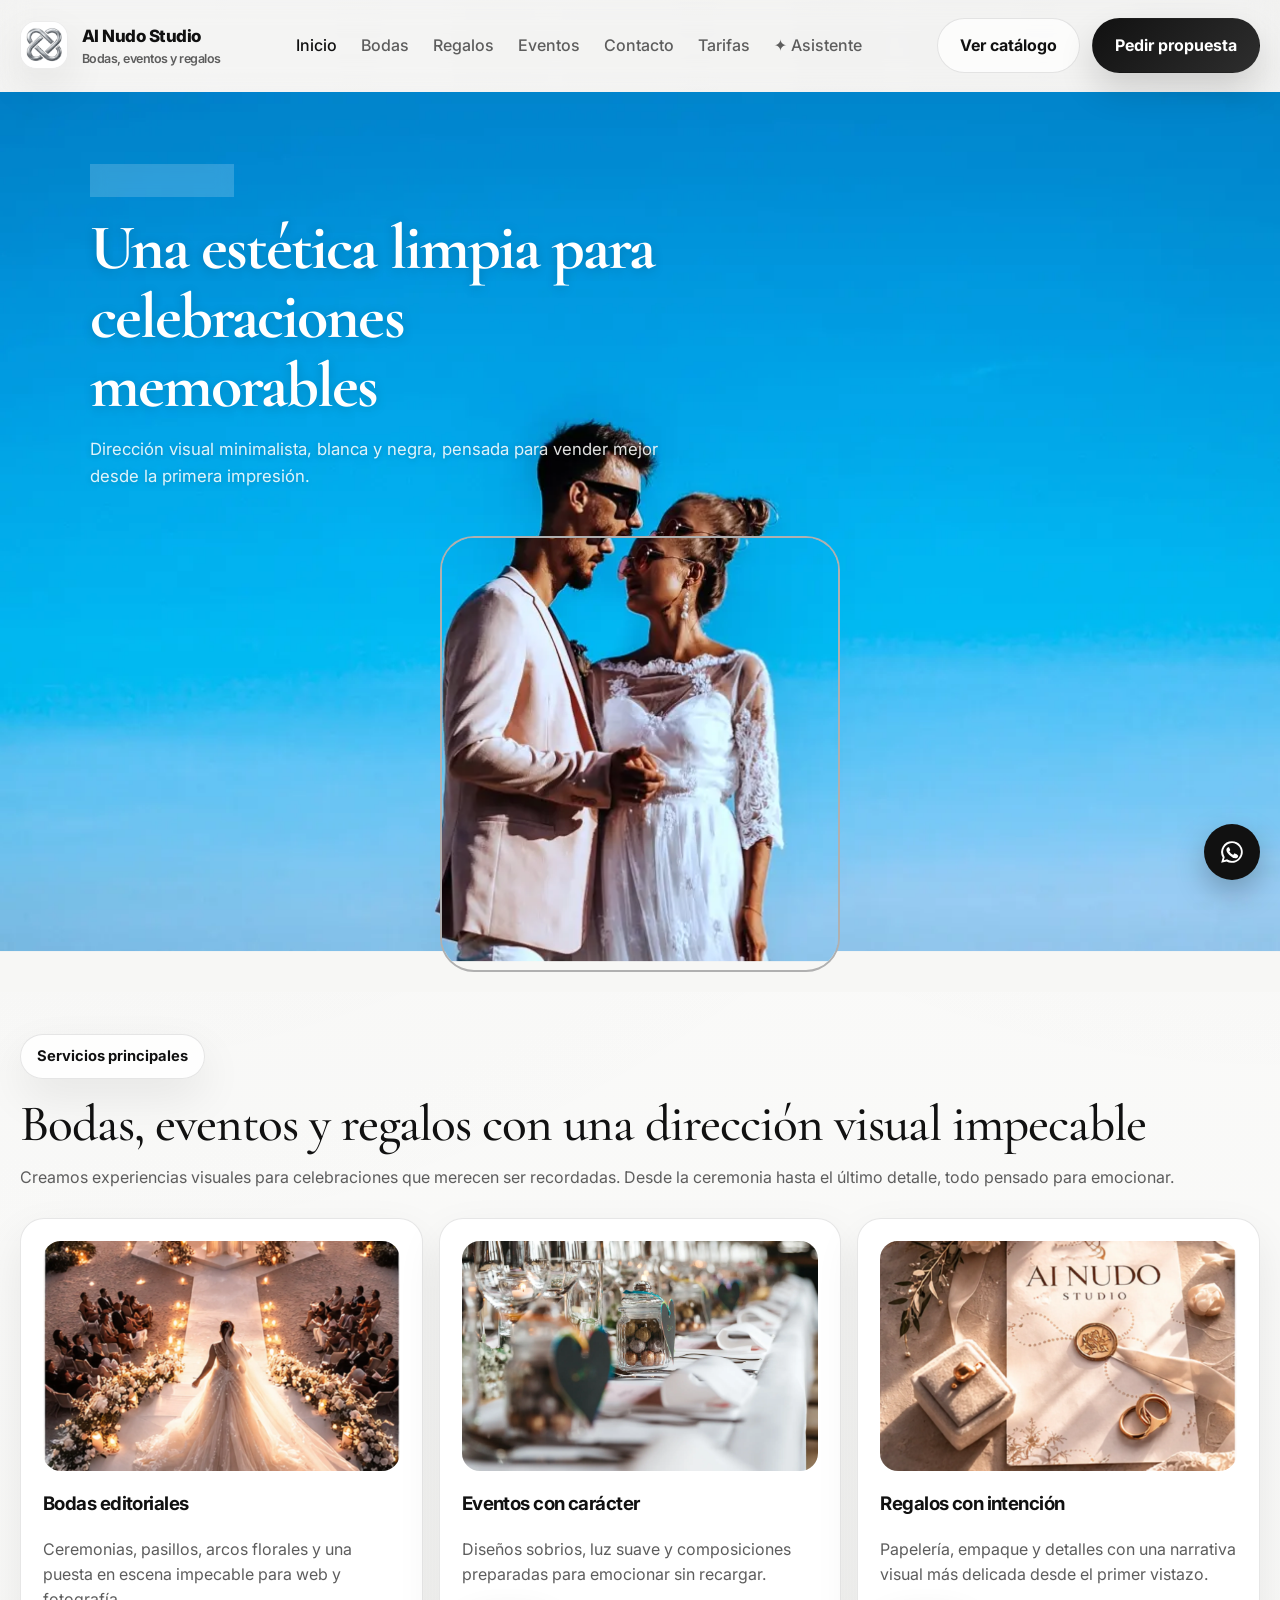
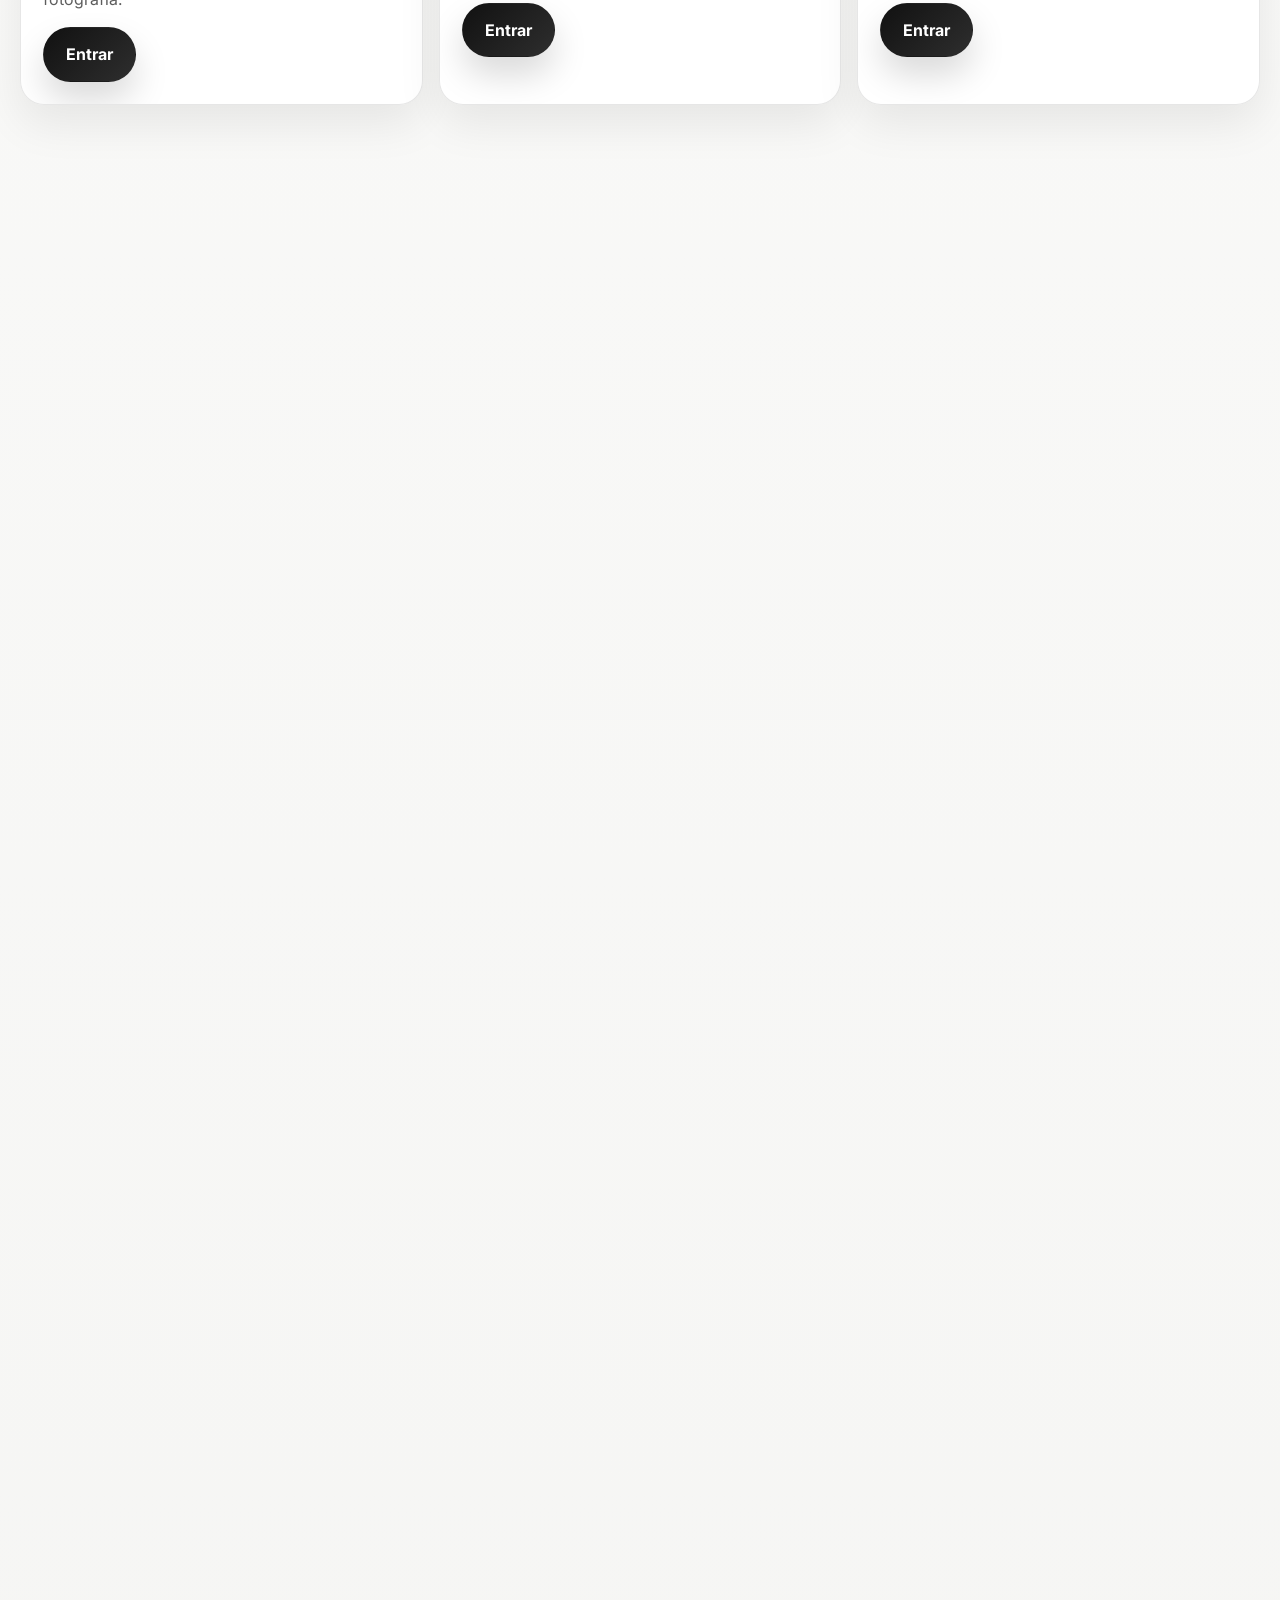
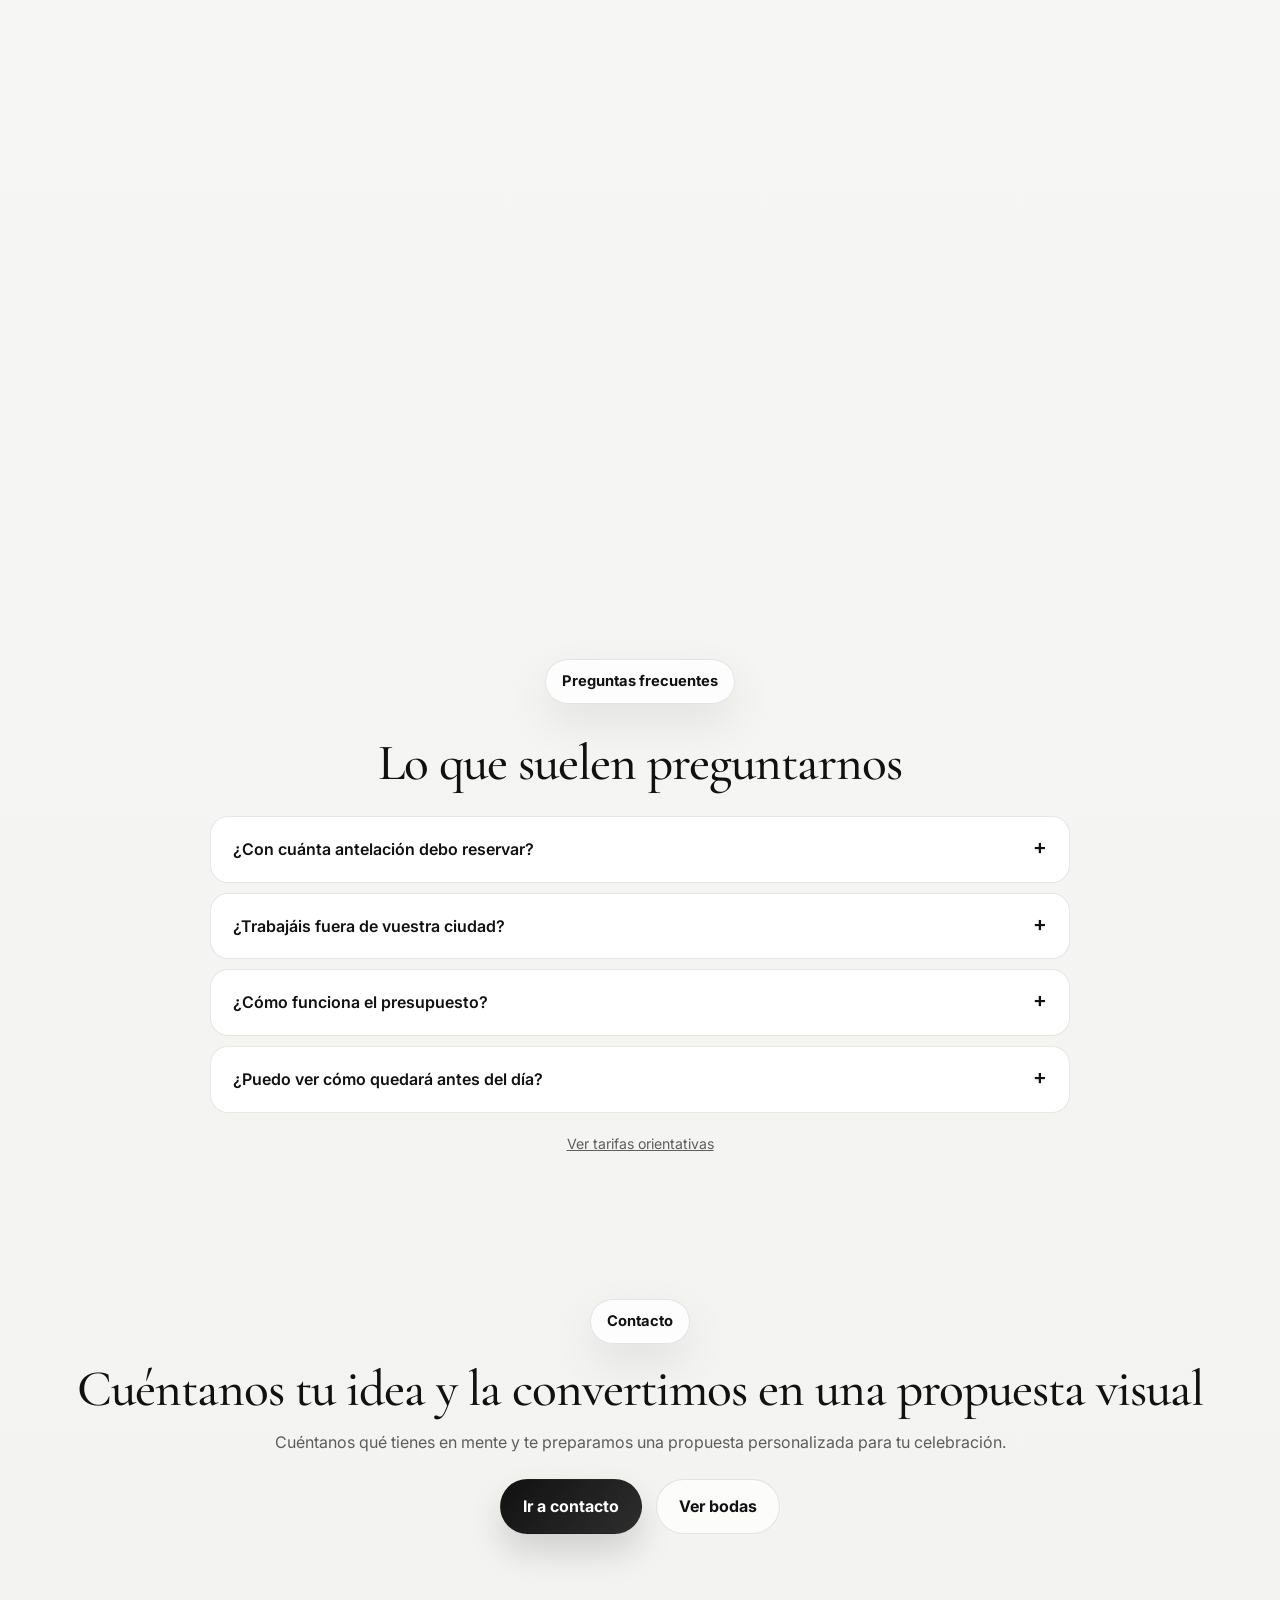
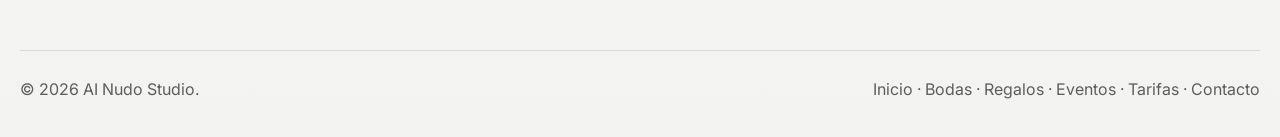
<file: index.html>
<!DOCTYPE html>
<html lang="es">
<head>
  <meta charset="UTF-8" />
  <meta name="viewport" content="width=device-width, initial-scale=1.0" />
  <meta name="description" content="AI Nudo Studio — Decoración y dirección visual para bodas, eventos y regalos. Estética editorial, limpia y premium." />
  <title>AI Nudo Studio | Inicio</title>
  <link rel="canonical" href="https://nudostudio.blog/">
  <meta property="og:type" content="website">
  <meta property="og:site_name" content="AI Nudo Studio">
  <meta property="og:title" content="AI Nudo Studio | Inicio">
  <meta property="og:description" content="AI Nudo Studio — Decoración y dirección visual para bodas, eventos y regalos. Estética editorial, limpia y premium.">
  <meta property="og:url" content="https://nudostudio.blog/">
  <meta property="og:image" content="https://nudostudio.blog/img/og.jpg">
  <meta property="og:locale" content="es_ES">
  <meta name="twitter:card" content="summary_large_image">
  <link rel="icon" href="img/logo-ai-nudo-studio.png" />
  <link rel="preconnect" href="https://fonts.googleapis.com">
  <link rel="preconnect" href="https://fonts.gstatic.com" crossorigin>
  <link href="https://fonts.googleapis.com/css2?family=Cormorant+Garamond:wght@400;500;600&family=Inter:wght@400;500;600;700;800&display=swap" rel="stylesheet">
  <link rel="stylesheet" href="css/styles.css" />
  <script type="application/ld+json">
  {"@context":"https://schema.org","@type":"LocalBusiness","name":"AI Nudo Studio","description":"Decoración y dirección visual para bodas, eventos y regalos.","url":"https://nudostudio.blog/","image":"https://nudostudio.blog/img/og.jpg","logo":"https://nudostudio.blog/img/logo-ai-nudo-studio.png","email":"info@ainudostudio.com","sameAs":["https://instagram.com/ainudostudio"],"priceRange":"€€"}
  </script>
</head>
<body>
  <header class="topbar">
    <div class="container nav">
      <a class="brand" href="index.html">
        <span class="brand-mark"><img src="img/logo-ai-nudo-studio.png" alt="Logo AI Nudo Studio"></span>
        <span>AI Nudo Studio<small>Bodas, eventos y regalos</small></span>
      </a>
      <nav class="nav-links">
        <a class="active" href="index.html">Inicio</a>
        <a href="bodas.html">Bodas</a>
        <a href="regalos.html">Regalos</a>
        <a href="eventos.html">Eventos</a>
        <a href="contacto.html">Contacto</a>
        <a href="tarifas.html">Tarifas</a>
        <a href="asistente.html">✦ Asistente</a>
      </nav>
      <div class="nav-actions">
        <a class="btn btn-ghost" href="regalos.html">Ver catálogo</a>
        <a class="btn btn-primary" href="contacto.html">Pedir propuesta</a>
      </div>
      <button class="nav-toggle" aria-label="Menú" aria-expanded="false">
        <span></span><span></span><span></span>
      </button>
    </div>
  </header>

  <main>
    <section class="hero-revolut" id="heroRevolut">
      <div class="hero-revolut-sticky" id="heroSticky">

        <!-- ① BACKGROUND IMAGE: full-screen, se desplaza hacia arriba con el scroll.
             Al subir, el fondo blanco queda expuesto alrededor de la card. -->
        <div class="hero-image-bg" id="heroBg">
          <img src="img/bod8.webp" alt="" aria-hidden="true">
        </div>

        <div id="heroCardRing"></div>

        <!-- ② CARD -->
        <div class="hero-image-mask" id="heroMask">
          <img src="img/bod8.webp" alt="Portada AI Nudo Studio">
        </div>

        <!-- Label debajo de la card, posicionado por JS -->
        <div class="hero-card-copy" id="heroCardCopy">
          <h3>Bodas editoriales</h3>
          <p>Flores suaves, luz natural y una puesta en escena impecable.</p>
        </div>

        <!-- Cartas laterales -->
        <article class="service-card-scroll left-card" id="leftCard">
          <a href="bodas.html">
            <img loading="lazy" decoding="async" src="img/boda1.webp" alt="Bodas">
            <div class="scroll-card-copy">
              <h3>Bodas</h3>
              <p>Ceremonias junto al mar, flores suaves y una atmósfera luminosa.</p>
            </div>
          </a>
        </article>

        <article class="service-card-scroll right-card" id="rightCard">
          <a href="eventos.html">
            <img loading="lazy" decoding="async" src="img/ai-nudo-eventos.webp" alt="Eventos">
            <div class="scroll-card-copy">
              <h3>Eventos</h3>
              <p>Mesas, luz cálida y composiciones pensadas para emocionar.</p>
            </div>
          </a>
        </article>

        <!-- Titular superpuesto sobre la imagen al inicio -->
        <!-- Título final visible sobre el espacio libre arriba de las cards -->
        <div class="hero-end-title" id="heroEndTitle">
          <span class="hero-end-eyebrow">Dirección visual · Bodas · Eventos · Regalos</span>
          <h2 class="hero-end-heading">AI NUDO<br>STUDIO</h2>
          <a class="hero-end-btn" href="contacto.html">
            Pedir propuesta
          </a>
        </div>

        <div class="front-copy reveal" id="frontCopy">
          <div class="front-copy-box">
            <span class="eyebrow-front">AI Nudo Studio</span>
            <h1>Una estética limpia para celebraciones memorables</h1>
            <p>Dirección visual minimalista, blanca y negra, pensada para vender mejor desde la primera impresión.</p>
          </div>
        </div>

      </div>
    </section>

    <section class="section reveal home-services">
      <div class="container">
        <div class="section-head">
          <div class="section-copy">
            <div class="eyebrow">Servicios principales</div>
            <h2>Bodas, eventos y regalos con una dirección visual impecable</h2>
            <p>Creamos experiencias visuales para celebraciones que merecen ser recordadas. Desde la ceremonia hasta el último detalle, todo pensado para emocionar.</p>
          </div>
        </div>

        <div class="grid-3 reveal-stagger">
          <article class="service-card">
            <video class="service-video" autoplay muted loop playsinline preload="auto" poster="img/ai-nudo-portada.webp">
              <source src="video/video1.mp4" type="video/mp4">
              Tu navegador no pudo cargar este vídeo.
            </video>
            <h3>Bodas editoriales</h3>
            <p>Ceremonias, pasillos, arcos florales y una puesta en escena impecable para web y fotografía.</p>
            <a class="btn btn-primary" href="bodas.html">Entrar</a>
          </article>

          <article class="service-card">
            <video class="service-video" autoplay muted loop playsinline preload="auto" poster="img/ai-nudo-eventos.webp">
              <source src="video/deco1.mp4" type="video/mp4">
              Tu navegador no pudo cargar este vídeo.
            </video>
            <h3>Eventos con carácter</h3>
            <p>Diseños sobrios, luz suave y composiciones preparadas para emocionar sin recargar.</p>
            <a class="btn btn-primary" href="eventos.html">Entrar</a>
          </article>

          <article class="service-card">
            <video class="service-video" autoplay muted loop playsinline preload="auto" poster="img/ai-nudo-regalos.webp">
              <source src="video/deco2.mp4" type="video/mp4">
              Tu navegador no pudo cargar este vídeo.
            </video>
            <h3>Regalos con intención</h3>
            <p>Papelería, empaque y detalles con una narrativa visual más delicada desde el primer vistazo.</p>
            <a class="btn btn-primary" href="regalos.html">Entrar</a>
          </article>
        </div>
      </div>
    </section>

    <section class="section reveal">
      <div class="container mini-grid reveal-stagger">
        <article class="metric-card">
          <strong>01</strong>
          <h3>Estética editorial</h3>
          <p>Un estilo blanco y negro que da protagonismo a cada celebración sin recargar la imagen.</p>
        </article>
        <article class="metric-card">
          <strong>02</strong>
          <h3>Detalle y cuidado</h3>
          <p>Cada elemento está pensado para que la experiencia sea coherente, elegante y memorable.</p>
        </article>
        <article class="metric-card">
          <strong>03</strong>
          <h3>Marca con personalidad</h3>
          <p>Una identidad reconocible que comunica gusto, confianza y posicionamiento premium.</p>
        </article>
      </div>
    </section>

    <section class="section reveal">
      <div class="container split">
        <div class="split-copy">
          <div class="eyebrow">La marca</div>
          <h2>Blanco, negro y luz natural para una identidad más sólida</h2>
          <p>Una paleta limpia que da protagonismo a las flores, las mesas y los detalles, transmitiendo calidad y elegancia desde la primera impresión.</p>
          <div class="hero-cta">
            <a class="btn btn-primary" href="contacto.html">Solicitar propuesta</a>
            <a class="btn btn-ghost" href="eventos.html">Ver eventos</a>
          </div>
        </div>
        <div class="gallery-card">
          <img loading="lazy" decoding="async" src="img/ai-nudo-eventos.webp" alt="Mesa decorada AI Nudo Studio">
          <div class="overlay">
            <strong>Eventos y mesas con identidad</strong>
            <p>Una presentación sobria para elevar el posicionamiento visual de cada celebración.</p>
          </div>
        </div>
      </div>
    </section>

    <section class="section reveal">
      <div class="container grid-2 reveal-stagger">
        <article class="feature-panel">
          <div class="eyebrow">Dirección floral</div>
          <h3 style="margin:14px 0 10px; font-size:1.8rem;">Arcos, pasillos y detalles que crean atmósfera</h3>
          <p>Diseñamos cada elemento floral para que el espacio cuente una historia visual coherente, elegante y emocionante desde la primera foto.</p>
        </article>
        <article class="feature-panel">
          <div class="eyebrow">Coordinación visual</div>
          <h3 style="margin:14px 0 10px; font-size:1.8rem;">Un proceso pensado para que todo encaje</h3>
          <p>Desde la primera propuesta hasta el montaje final, cuidamos cada detalle para que el resultado sea exactamente lo que imaginabas.</p>
        </article>
      </div>
    </section>

    <section class="section reveal">
      <div class="container">
        <div class="section-head"><div class="section-copy"><div class="eyebrow">Cómo trabajamos</div><h2>De la idea al montaje en cuatro pasos</h2></div></div>
        <div class="steps reveal-stagger">
          <article class="step"><h3>Nos cuentas tu idea</h3><p>Fecha, lugar, número de invitados y el estilo que te imaginas.</p></article>
          <article class="step"><h3>Propuesta visual</h3><p>Moodboard, piezas clave y un presupuesto cerrado.</p></article>
          <article class="step"><h3>Diseño y producción</h3><p>Afinamos cada detalle y preparamos flores, papelería y montaje.</p></article>
          <article class="step"><h3>Montaje y disfrute</h3><p>Lo instalamos todo el día del evento para que tú solo disfrutes.</p></article>
        </div>
      </div>
    </section>

    <section class="section reveal">
      <div class="container">
        <div class="section-head" style="text-align:center;"><div class="eyebrow">Preguntas frecuentes</div><h2 style="margin-top:14px;">Lo que suelen preguntarnos</h2></div>
        <div class="faq">
          <details><summary>¿Con cuánta antelación debo reservar?</summary><p>Para bodas recomendamos entre 6 y 12 meses. Para eventos y regalos, con 3 a 6 semanas suele ser suficiente.</p></details>
          <details><summary>¿Trabajáis fuera de vuestra ciudad?</summary><p>Sí. Nos desplazamos a cualquier punto; el desplazamiento se presupuesta aparte.</p></details>
          <details><summary>¿Cómo funciona el presupuesto?</summary><p>Nos cuentas tu idea, te enviamos una propuesta visual con precio cerrado y, si te encaja, reservamos la fecha con una señal.</p></details>
          <details><summary>¿Puedo ver cómo quedará antes del día?</summary><p>Sí. Todas las propuestas incluyen un moodboard y, en bodas, la posibilidad de una prueba de los elementos principales.</p></details>
        </div>
        <p class="price-note"><a href="tarifas.html" style="text-decoration:underline;">Ver tarifas orientativas</a></p>
      </div>
    </section>

    <section class="cta reveal">
      <div class="container">
        <div class="eyebrow">Contacto</div>
        <h2>Cuéntanos tu idea y la convertimos en una propuesta visual</h2>
        <p style="max-width:760px; margin:16px auto 0;">Cuéntanos qué tienes en mente y te preparamos una propuesta personalizada para tu celebración.</p>
        <div class="hero-cta" style="justify-content:center; margin-top:24px;">
          <a class="btn btn-primary" href="contacto.html">Ir a contacto</a>
          <a class="btn btn-ghost" href="bodas.html">Ver bodas</a>
        </div>
      </div>
    </section>
  </main>

  <footer>
    <div class="container footer-row">
      <span>© 2026 AI Nudo Studio.</span>
      <nav class="footer-links"><a href="index.html">Inicio</a> · <a href="bodas.html">Bodas</a> · <a href="regalos.html">Regalos</a> · <a href="eventos.html">Eventos</a> · <a href="tarifas.html">Tarifas</a> · <a href="contacto.html">Contacto</a></nav>
    </div>
  </footer>

  <script src="js/script.js"></script>
</body>
</html>
</file>
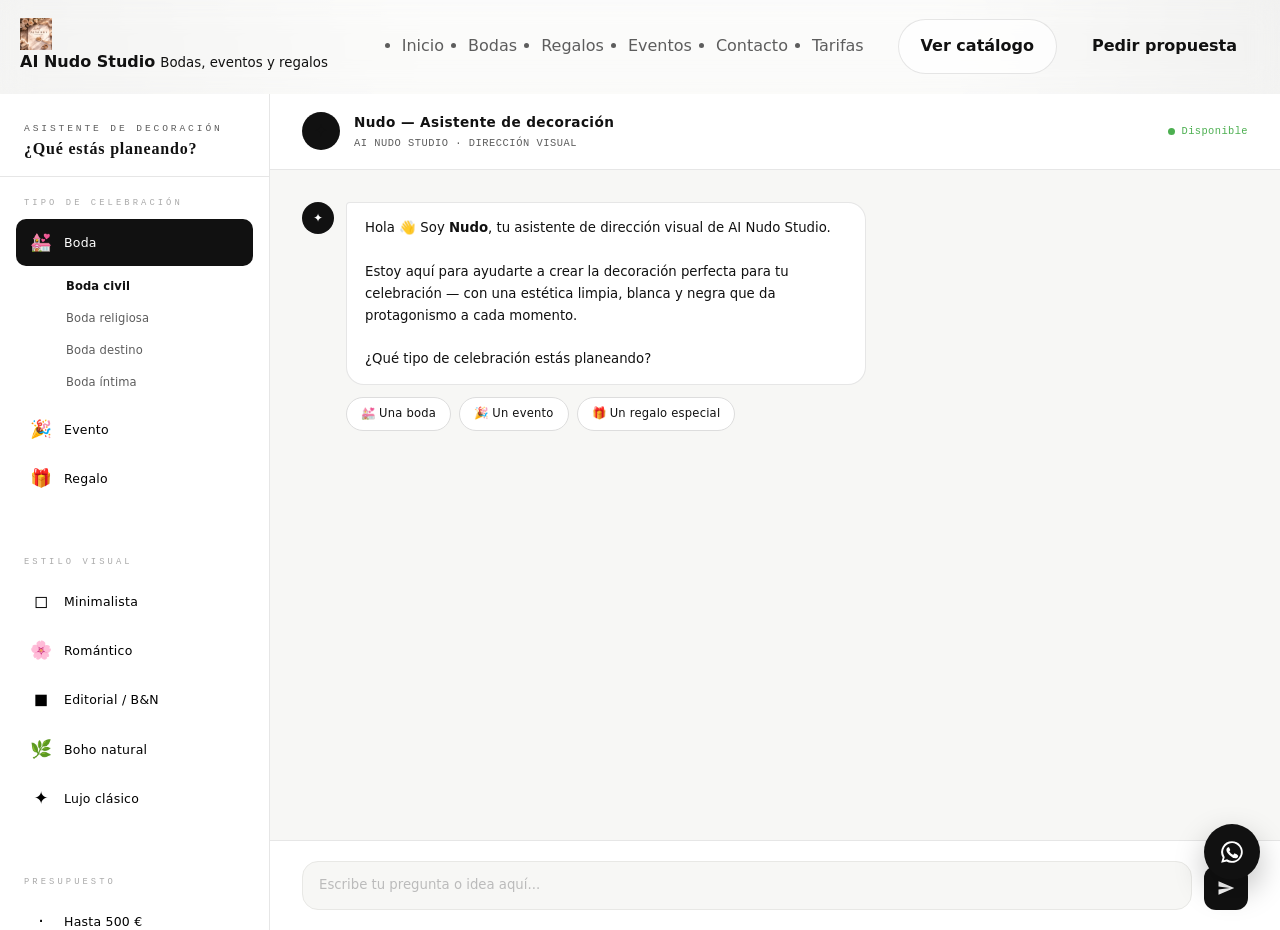
<file: asistente.html>
<!DOCTYPE html>
<html lang="es">
<head>
  <meta charset="UTF-8" />
  <meta name="viewport" content="width=device-width, initial-scale=1.0" />
  <title>Asistente de Decoración · AI Nudo Studio</title>
  <link rel="stylesheet" href="css/styles.css" />
  <style>
    /* ─── LAYOUT ASISTENTE ─── */
    .asistente-wrap {
      display: flex;
      height: calc(100vh - 64px);
      overflow: hidden;
      background: var(--bg);
    }

    /* ─── SIDEBAR ─── */
    .asistente-sidebar {
      width: 270px;
      min-width: 270px;
      background: #fff;
      border-right: 1px solid var(--line);
      display: flex;
      flex-direction: column;
      overflow-y: auto;
    }

    .sidebar-brand {
      padding: 28px 24px 20px;
      border-bottom: 1px solid var(--line);
    }
    .sidebar-brand p {
      font-size: 0.6rem;
      letter-spacing: 0.3em;
      text-transform: uppercase;
      color: var(--muted);
      margin: 0 0 4px;
      font-family: 'Courier New', monospace;
    }
    .sidebar-brand h2 {
      font-size: 1rem;
      font-weight: 600;
      color: var(--text);
      margin: 0;
      letter-spacing: 0.05em;
    }

    .sidebar-section {
      padding: 20px 16px 8px;
    }
    .sidebar-section-label {
      font-size: 0.55rem;
      letter-spacing: 0.35em;
      text-transform: uppercase;
      color: #aaa;
      font-family: 'Courier New', monospace;
      padding: 0 8px;
      margin-bottom: 8px;
    }

    .sidebar-btn {
      display: flex;
      align-items: center;
      gap: 10px;
      width: 100%;
      padding: 10px 12px;
      border: none;
      background: none;
      border-radius: 10px;
      cursor: pointer;
      text-align: left;
      transition: background 0.15s;
      margin-bottom: 2px;
    }
    .sidebar-btn:hover { background: #f5f5f3; }
    .sidebar-btn.active {
      background: #111;
      color: #fff;
    }
    .sidebar-btn .sb-icon {
      font-size: 1.1rem;
      width: 26px;
      text-align: center;
    }
    .sidebar-btn .sb-text {
      font-size: 0.78rem;
      font-weight: 500;
      letter-spacing: 0.02em;
    }
    .sidebar-btn.active .sb-text { color: #fff; }

    /* Sub-opciones que aparecen dentro del sidebar */
    .sidebar-sub {
      display: none;
      flex-direction: column;
      gap: 2px;
      padding: 4px 8px 8px 40px;
    }
    .sidebar-sub.open { display: flex; }
    .sidebar-sub-btn {
      padding: 6px 10px;
      border: none;
      background: none;
      border-radius: 8px;
      text-align: left;
      font-size: 0.72rem;
      color: var(--muted);
      cursor: pointer;
      transition: background 0.12s, color 0.12s;
      letter-spacing: 0.01em;
    }
    .sidebar-sub-btn:hover { background: #f0f0ee; color: #111; }
    .sidebar-sub-btn.active { color: #111; font-weight: 600; }

    .sidebar-divider {
      height: 1px;
      background: var(--line);
      margin: 12px 16px;
    }

    .sidebar-footer {
      margin-top: auto;
      padding: 16px;
      border-top: 1px solid var(--line);
    }
    .sidebar-footer a {
      display: flex;
      align-items: center;
      gap: 8px;
      font-size: 0.7rem;
      color: var(--muted);
      text-decoration: none;
      padding: 8px 12px;
      border-radius: 8px;
      transition: background 0.15s;
    }
    .sidebar-footer a:hover { background: #f5f5f3; color: #111; }

    /* ─── ÁREA PRINCIPAL ─── */
    .asistente-main {
      flex: 1;
      display: flex;
      flex-direction: column;
      overflow: hidden;
    }

    /* Header del chat */
    .chat-topbar {
      padding: 18px 32px;
      border-bottom: 1px solid var(--line);
      background: #fff;
      display: flex;
      align-items: center;
      gap: 14px;
    }
    .chat-agent-avatar {
      width: 38px;
      height: 38px;
      border-radius: 50%;
      background: #111;
      display: flex;
      align-items: center;
      justify-content: center;
      font-size: 1rem;
      flex-shrink: 0;
    }
    .chat-agent-info h3 {
      font-size: 0.85rem;
      font-weight: 600;
      margin: 0 0 2px;
      letter-spacing: 0.03em;
    }
    .chat-agent-info p {
      font-size: 0.65rem;
      color: var(--muted);
      margin: 0;
      letter-spacing: 0.05em;
      text-transform: uppercase;
      font-family: 'Courier New', monospace;
    }
    .chat-status {
      margin-left: auto;
      display: flex;
      align-items: center;
      gap: 6px;
      font-size: 0.65rem;
      color: #4caf50;
      font-family: 'Courier New', monospace;
      letter-spacing: 0.04em;
    }
    .chat-status-dot {
      width: 7px;
      height: 7px;
      border-radius: 50%;
      background: #4caf50;
      animation: pulse-dot 2s infinite;
    }
    @keyframes pulse-dot {
      0%, 100% { opacity: 1; }
      50% { opacity: 0.4; }
    }

    /* Mensajes */
    .chat-messages {
      flex: 1;
      overflow-y: auto;
      padding: 32px;
      display: flex;
      flex-direction: column;
      gap: 24px;
      scroll-behavior: smooth;
    }

    .msg {
      display: flex;
      gap: 12px;
      max-width: 680px;
    }
    .msg.user {
      align-self: flex-end;
      flex-direction: row-reverse;
    }

    .msg-avatar {
      width: 32px;
      height: 32px;
      border-radius: 50%;
      background: #111;
      display: flex;
      align-items: center;
      justify-content: center;
      font-size: 0.75rem;
      flex-shrink: 0;
      color: #fff;
    }
    .msg.user .msg-avatar {
      background: #e8e8e5;
      color: #111;
    }

    .msg-bubble {
      padding: 14px 18px;
      border-radius: 18px;
      font-size: 0.83rem;
      line-height: 1.65;
      max-width: 520px;
    }
    .msg.agent .msg-bubble {
      background: #fff;
      border: 1px solid var(--line);
      border-top-left-radius: 4px;
      color: #111;
    }
    .msg.user .msg-bubble {
      background: #111;
      color: #fff;
      border-top-right-radius: 4px;
    }

    /* Opciones rápidas dentro del chat */
    .msg-options {
      display: flex;
      flex-wrap: wrap;
      gap: 8px;
      margin-top: 12px;
    }
    .msg-opt-btn {
      padding: 7px 14px;
      border: 1.5px solid #ddd;
      background: #fff;
      border-radius: 100px;
      font-size: 0.72rem;
      cursor: pointer;
      transition: all 0.15s;
      letter-spacing: 0.02em;
      color: #111;
    }
    .msg-opt-btn:hover {
      border-color: #111;
      background: #111;
      color: #fff;
    }

    /* Tarjetas de inspiración */
    .inspo-grid {
      display: grid;
      grid-template-columns: repeat(3, 1fr);
      gap: 10px;
      margin-top: 14px;
    }
    .inspo-card {
      border-radius: 12px;
      overflow: hidden;
      border: 1px solid var(--line);
      cursor: pointer;
      transition: transform 0.15s, box-shadow 0.15s;
    }
    .inspo-card:hover {
      transform: translateY(-2px);
      box-shadow: 0 8px 20px rgba(0,0,0,0.1);
    }
    .inspo-card img {
      width: 100%;
      height: 90px;
      object-fit: cover;
      display: block;
    }
    .inspo-card-label {
      padding: 7px 10px;
      font-size: 0.65rem;
      font-weight: 600;
      letter-spacing: 0.05em;
      text-transform: uppercase;
      font-family: 'Courier New', monospace;
      color: #111;
      background: #fff;
    }

    /* Typing indicator */
    .typing-indicator {
      display: flex;
      gap: 12px;
      max-width: 680px;
    }
    .typing-dots {
      padding: 14px 20px;
      background: #fff;
      border: 1px solid var(--line);
      border-radius: 18px;
      border-top-left-radius: 4px;
      display: flex;
      gap: 5px;
      align-items: center;
    }
    .typing-dot {
      width: 7px;
      height: 7px;
      background: #bbb;
      border-radius: 50%;
      animation: typing 1.2s infinite;
    }
    .typing-dot:nth-child(2) { animation-delay: 0.2s; }
    .typing-dot:nth-child(3) { animation-delay: 0.4s; }
    @keyframes typing {
      0%, 60%, 100% { transform: translateY(0); opacity: 0.4; }
      30% { transform: translateY(-5px); opacity: 1; }
    }

    /* Input área */
    .chat-input-area {
      padding: 20px 32px;
      border-top: 1px solid var(--line);
      background: #fff;
      display: flex;
      gap: 12px;
      align-items: flex-end;
    }
    .chat-input-wrap {
      flex: 1;
      background: #f7f7f5;
      border: 1.5px solid #e8e8e5;
      border-radius: 16px;
      display: flex;
      align-items: center;
      padding: 4px 16px;
      transition: border-color 0.2s;
    }
    .chat-input-wrap:focus-within {
      border-color: #111;
    }
    .chat-input {
      flex: 1;
      border: none;
      background: none;
      padding: 10px 0;
      font-size: 0.83rem;
      color: #111;
      outline: none;
      resize: none;
      font-family: inherit;
      line-height: 1.4;
      max-height: 120px;
    }
    .chat-input::placeholder { color: #bbb; }
    .chat-send-btn {
      width: 44px;
      height: 44px;
      border-radius: 12px;
      background: #111;
      border: none;
      cursor: pointer;
      display: flex;
      align-items: center;
      justify-content: center;
      transition: background 0.15s, transform 0.1s;
      flex-shrink: 0;
    }
    .chat-send-btn:hover { background: #333; }
    .chat-send-btn:active { transform: scale(0.95); }
    .chat-send-btn svg { width: 18px; height: 18px; fill: #fff; }

    /* ─── RESPONSIVE ─── */
    @media (max-width: 768px) {
      .asistente-sidebar { display: none; }
      .chat-messages { padding: 20px; }
      .chat-input-area { padding: 14px 20px; }
      .inspo-grid { grid-template-columns: repeat(2, 1fr); }
    }
  </style>
</head>
<body>

  <!-- TOPBAR -->
  <header>
    <div class="topbar">
      <nav class="nav container">
        <a class="nav-logo" href="index.html">
          <img src="img/ai-nudo-logo.png" alt="AI Nudo Studio" width="32" height="32" />
          <span class="nav-logo-text">
            <strong>AI Nudo Studio</strong>
            <small>Bodas, eventos y regalos</small>
          </span>
        </a>
        <ul class="nav-links">
          <li><a href="index.html">Inicio</a></li>
          <li><a href="bodas.html">Bodas</a></li>
          <li><a href="regalos.html">Regalos</a></li>
          <li><a href="eventos.html">Eventos</a></li>
          <li><a href="contacto.html">Contacto</a></li>
          <li><a href="tarifas.html">Tarifas</a></li>
        </ul>
        <div class="nav-actions">
          <a class="btn btn-ghost" href="regalos.html">Ver catálogo</a>
          <a class="btn btn-dark" href="contacto.html">Pedir propuesta</a>
        </div>
      </nav>
    </div>
  </header>

  <div class="asistente-wrap">

    <!-- ═══ SIDEBAR ═══ -->
    <aside class="asistente-sidebar">

      <div class="sidebar-brand">
        <p>Asistente de decoración</p>
        <h2>¿Qué estás planeando?</h2>
      </div>

      <div class="sidebar-section">
        <div class="sidebar-section-label">Tipo de celebración</div>

        <button class="sidebar-btn active" data-cat="boda" onclick="selectCategory(this, 'boda')">
          <span class="sb-icon">💒</span>
          <span class="sb-text">Boda</span>
        </button>
        <div class="sidebar-sub open" id="sub-boda">
          <button class="sidebar-sub-btn active" onclick="selectSubcat(this, 'boda-civil')">Boda civil</button>
          <button class="sidebar-sub-btn" onclick="selectSubcat(this, 'boda-religiosa')">Boda religiosa</button>
          <button class="sidebar-sub-btn" onclick="selectSubcat(this, 'boda-destino')">Boda destino</button>
          <button class="sidebar-sub-btn" onclick="selectSubcat(this, 'boda-intima')">Boda íntima</button>
        </div>

        <button class="sidebar-btn" data-cat="evento" onclick="selectCategory(this, 'evento')">
          <span class="sb-icon">🎉</span>
          <span class="sb-text">Evento</span>
        </button>
        <div class="sidebar-sub" id="sub-evento">
          <button class="sidebar-sub-btn" onclick="selectSubcat(this, 'cumpleanos')">Cumpleaños</button>
          <button class="sidebar-sub-btn" onclick="selectSubcat(this, 'corporativo')">Corporativo</button>
          <button class="sidebar-sub-btn" onclick="selectSubcat(this, 'aniversario')">Aniversario</button>
          <button class="sidebar-sub-btn" onclick="selectSubcat(this, 'bautizo')">Bautizo / Comunión</button>
        </div>

        <button class="sidebar-btn" data-cat="regalo" onclick="selectCategory(this, 'regalo')">
          <span class="sb-icon">🎁</span>
          <span class="sb-text">Regalo</span>
        </button>
        <div class="sidebar-sub" id="sub-regalo">
          <button class="sidebar-sub-btn" onclick="selectSubcat(this, 'regalo-flores')">Ramo de flores</button>
          <button class="sidebar-sub-btn" onclick="selectSubcat(this, 'regalo-caja')">Caja regalo</button>
          <button class="sidebar-sub-btn" onclick="selectSubcat(this, 'regalo-personal')">Personalizado</button>
        </div>
      </div>

      <div class="sidebar-divider"></div>

      <div class="sidebar-section">
        <div class="sidebar-section-label">Estilo visual</div>
        <button class="sidebar-btn" onclick="sendStyle('Minimalista')">
          <span class="sb-icon">◻</span>
          <span class="sb-text">Minimalista</span>
        </button>
        <button class="sidebar-btn" onclick="sendStyle('Romántico')">
          <span class="sb-icon">🌸</span>
          <span class="sb-text">Romántico</span>
        </button>
        <button class="sidebar-btn" onclick="sendStyle('Editorial')">
          <span class="sb-icon">◼</span>
          <span class="sb-text">Editorial / B&amp;N</span>
        </button>
        <button class="sidebar-btn" onclick="sendStyle('Boho')">
          <span class="sb-icon">🌿</span>
          <span class="sb-text">Boho natural</span>
        </button>
        <button class="sidebar-btn" onclick="sendStyle('Lujo clásico')">
          <span class="sb-icon">✦</span>
          <span class="sb-text">Lujo clásico</span>
        </button>
      </div>

      <div class="sidebar-divider"></div>

      <div class="sidebar-section">
        <div class="sidebar-section-label">Presupuesto</div>
        <button class="sidebar-btn" onclick="sendBudget('hasta 500€')">
          <span class="sb-icon">·</span>
          <span class="sb-text">Hasta 500 €</span>
        </button>
        <button class="sidebar-btn" onclick="sendBudget('500–1500€')">
          <span class="sb-icon">··</span>
          <span class="sb-text">500 – 1.500 €</span>
        </button>
        <button class="sidebar-btn" onclick="sendBudget('más de 1500€')">
          <span class="sb-icon">···</span>
          <span class="sb-text">Más de 1.500 €</span>
        </button>
      </div>

      <div class="sidebar-footer">
        <a href="contacto.html">
          <svg width="16" height="16" viewBox="0 0 24 24" fill="none" stroke="currentColor" stroke-width="2"><path d="M21 15a2 2 0 0 1-2 2H7l-4 4V5a2 2 0 0 1 2-2h14a2 2 0 0 1 2 2z"/></svg>
          Hablar con el equipo
        </a>
        <a href="index.html">
          <svg width="16" height="16" viewBox="0 0 24 24" fill="none" stroke="currentColor" stroke-width="2"><path d="M19 12H5M12 5l-7 7 7 7"/></svg>
          Volver a la web
        </a>
      </div>

    </aside>

    <!-- ═══ CHAT ═══ -->
    <main class="asistente-main">

      <div class="chat-topbar">
        <div class="chat-agent-avatar">✦</div>
        <div class="chat-agent-info">
          <h3>Nudo — Asistente de decoración</h3>
          <p>AI Nudo Studio · Dirección visual</p>
        </div>
        <div class="chat-status">
          <div class="chat-status-dot"></div>
          Disponible
        </div>
      </div>

      <div class="chat-messages" id="chatMessages">
        <!-- Mensaje inicial del agente -->
        <div class="msg agent" id="msg-welcome">
          <div class="msg-avatar">✦</div>
          <div>
            <div class="msg-bubble">
              Hola 👋 Soy <strong>Nudo</strong>, tu asistente de dirección visual de AI Nudo Studio.<br><br>
              Estoy aquí para ayudarte a crear la decoración perfecta para tu celebración — con una estética limpia, blanca y negra que da protagonismo a cada momento.<br><br>
              ¿Qué tipo de celebración estás planeando?
            </div>
            <div class="msg-options">
              <button class="msg-opt-btn" onclick="quickReply('Estoy planeando una boda')">💒 Una boda</button>
              <button class="msg-opt-btn" onclick="quickReply('Quiero organizar un evento')">🎉 Un evento</button>
              <button class="msg-opt-btn" onclick="quickReply('Busco ideas para un regalo')">🎁 Un regalo especial</button>
            </div>
          </div>
        </div>
      </div>

      <div class="chat-input-area">
        <div class="chat-input-wrap">
          <textarea
            class="chat-input"
            id="chatInput"
            placeholder="Escribe tu pregunta o idea aquí..."
            rows="1"
            onkeydown="handleKey(event)"
            oninput="autoResize(this)"
          ></textarea>
        </div>
        <button class="chat-send-btn" onclick="sendMessage()" aria-label="Enviar">
          <svg viewBox="0 0 24 24"><path d="M2 21l21-9L2 3v7l15 2-15 2z"/></svg>
        </button>
      </div>

    </main>
  </div>

  <script src="js/script.js"></script>
  <script>
  // ═══════════════════════════════════════════════════════
  //  NUDO — ASISTENTE EXPERTO EN DECORACIÓN
  //  AI Nudo Studio · Base de conocimiento completa
  // ═══════════════════════════════════════════════════════

  let ctx = {
    category: null, style: null, budget: null,
    venue: null, guests: null, date: null, step: 0
  };

  // ═══════════════════════════════════════════════════════
  //  BASE DE CONOCIMIENTO EXPERTA — AI NUDO STUDIO
  // ═══════════════════════════════════════════════════════

  const KB = {

    // ── BODAS ────────────────────────────────────────────
    boda_intro: {
      html: `¡Una boda! Qué emocionante 💒<br><br>
En AI Nudo Studio llevamos años decorando bodas con una filosofía clara: cada elemento tiene que tener un <strong>porqué visual</strong>. Flores con intención, espacios que respiran, detalles que sorprenden.<br><br>
Para empezar a orientarte bien — ¿qué tipo de boda estáis pensando?`,
      opts: ['Boda civil en finca o jardín', 'Boda religiosa en iglesia', 'Boda íntima (menos de 50 personas)', 'Boda en la playa o destino', 'Todavía no lo tenemos claro']
    },

    boda_civil: {
      html: `Las bodas civiles en finca o jardín son uno de nuestros terrenos favoritos 🌿<br><br>
Al no haber protocolo de iglesia, tenemos total libertad creativa. Podemos diseñar:<br>
<strong>· El altar o arco</strong> — floral, con pampa, metálico, con telas vaporosas...<br>
<strong>· El pasillo</strong> — alfombra + pétalos, macetitas a los lados, candelabros...<br>
<strong>· Las mesas de invitados</strong> — centros florales, menú, tarjetones, número de mesa...<br>
<strong>· La mesa de bienvenida</strong> — con seating plan y detalles de entrada<br><br>
¿Ya tenéis el espacio elegido? Eso nos ayuda mucho a proponer el estilo.`,
      opts: ['Sí, tenemos finca', 'Sí, es en jardín privado', 'Todavía buscando espacio', 'Cuéntame sobre estilos primero']
    },

    boda_religiosa: {
      html: `Para bodas religiosas trabajamos mucho el <strong>antes y el después</strong> de la iglesia — la propia iglesia tiene ya su protagonismo arquitectónico.<br><br>
Lo que más impacto tiene:<br>
<strong>· Arco de entrada a la iglesia</strong> — floral o con telas, marca la llegada<br>
<strong>· Decoración de bancos</strong> — ramitos colgantes, cintas, pequeños ramos<br>
<strong>· Pasillo interior</strong> — pétalos o alfombra floral si el espacio lo permite<br>
<strong>· Ramo de novia</strong> — siempre lo coordinamos con el resto de la decoración<br><br>
Y luego en el banquete, donde ya tenemos total libertad. ¿Dónde será la celebración después?`,
      opts: ['En finca o restaurante', 'En casa familiar', 'Aún no lo sabemos']
    },

    boda_intima: {
      html: `Las bodas íntimas son mis favoritas para trabajar 🤍<br><br>
Con menos invitados (digamos menos de 50), se puede invertir <strong>mucho más en calidad por persona</strong>. El resultado es algo verdaderamente especial y muy fotografiable.<br><br>
Para bodas íntimas recomendamos:<br>
<strong>· Una mesa imperial</strong> en lugar de mesas redondas — más intimidad y más visual<br>
<strong>· Centro floral corrido</strong> a lo largo de la mesa — flores + velas + verdes<br>
<strong>· Detalles individuales</strong> para cada invitado — algo que se lleven a casa<br>
<strong>· Iluminación cálida</strong> — la clave para la atmósfera de las fotos<br><br>
¿Tenéis ya idea del estilo que queréis — más romántico, más minimalista, más boho?`,
      opts: ['Romántico y con muchas flores', 'Minimalista y elegante', 'Boho natural', 'No tenemos claro el estilo']
    },

    boda_playa: {
      html: `¡Una boda en la playa o destino! Eso tiene una magia especial ☀️<br><br>
La luz natural hace el 50% del trabajo. Nosotras nos centramos en lo que viaja bien y aguanta:<br><br>
<strong>· Arcos ligeros</strong> — con flores secas, pampa y telas de lino (no pesan, no se marchitan)<br>
<strong>· Centros bajos</strong> — para que no los tumbe el viento<br>
<strong>· Flores de temporada resistentes</strong> — proteas, claveles, girasoles, suculentas<br>
<strong>· Elementos naturales del entorno</strong> — caracolas, madera, piedras<br><br>
¿Es en España o en el extranjero? ¿Qué mes aproximadamente?`,
      opts: ['En España, en el sur', 'En España, costa mediterránea', 'En el extranjero', 'Aún no lo sé']
    },

    // ── ELEMENTOS DE BODA ────────────────────────────────
    arco: {
      html: `El arco o altar es <strong>el elemento más fotografiado de toda la boda</strong> — merece toda la atención 📸<br><br>
Tipos de arcos que hacemos:<br>
<strong>· Arco floral completo</strong> — máximo impacto, flores frescas de temporada<br>
<strong>· Arco semilleno</strong> — flores en una esquina o lado, más moderno<br>
<strong>· Arco con pampa y telas</strong> — estilo boho, muy fotografiable<br>
<strong>· Estructura metálica con follaje</strong> — minimalista y elegante<br>
<strong>· Arco de madera rústico</strong> — con flores o sin ellas<br><br>
El precio varía mucho según el tamaño y las flores elegidas — desde 350€ hasta 1.200€. ¿Tienes alguna referencia visual de lo que te gusta?`
    },

    centro_mesa: {
      html: `Los centros de mesa marcan toda la estética del banquete 🌸<br><br>
Las opciones más populares que hacemos:<br>
<strong>· Centro alto (tipo columna floral)</strong> — muy impactante, ideal para fincas grandes<br>
<strong>· Centro bajo y generoso</strong> — flores y verdes que se desbordan, más íntimo<br>
<strong>· Centro corrido</strong> — para mesas imperiales, muy editorial<br>
<strong>· Centro mixto flores + velas</strong> — combinación elegante y cálida<br>
<strong>· Centro con flores secas</strong> — pampa, lino, lavanda — duran para siempre<br><br>
El precio por mesa varía de <strong>45€ a 180€</strong> según complejidad. ¿Cuántas mesas aproximadamente tendréis?`
    },

    ramo_novia: {
      html: `El ramo de novia 💐 — un elemento muy personal que coordinamos siempre con el resto de la decoración.<br><br>
Estilos que más pedimos:<br>
<strong>· Ramo redondo y compacto</strong> — clásico, siempre elegante<br>
<strong>· Ramo en cascada</strong> — muy romántico, cae hacia abajo<br>
<strong>· Ramo silvestre o desestructurado</strong> — boho, flores mezcladas sin orden aparente<br>
<strong>· Ramo monobotánico</strong> — una sola flor en abundancia (peonías, rosas, ranúnculos)<br>
<strong>· Ramo minimalista</strong> — pocas flores, mucho verde, muy editorial<br><br>
¿Tienes ya vestido elegido? El ramo tiene que hablar el mismo idioma que el vestido.`,
      opts: ['Vestido romántico y con vuelo', 'Vestido minimalista y recto', 'Vestido bohemio', 'Todavía no tengo vestido']
    },

    candy_bar: {
      html: `La mesa de dulces o candy bar es un elemento que encanta a los invitados y queda increíble en fotos 🍰<br><br>
Lo que incluimos normalmente:<br>
<strong>· Estructura</strong> — mesa, carrito vintage, o mesa de madera<br>
<strong>· Dulces y tarros</strong> — coordinados en color y estilo<br>
<strong>· Tarjetas y rótulos</strong> — con la tipografía del evento<br>
<strong>· Decoración floral</strong> — un pequeño arreglo que lo corona todo<br>
<strong>· Packaging para llevar</strong> — cajitas o bolsitas para los invitados<br><br>
Precio orientativo desde <strong>280€</strong> (montaje básico) hasta <strong>650€</strong> (montaje completo con dulces incluidos). ¿Queréis que incluya los dulces o solo la decoración?`
    },

    // ── EVENTOS ──────────────────────────────────────────
    evento_intro: {
      html: `¡Perfecto, un evento! 🎉<br><br>
En AI Nudo Studio decoramos todo tipo de celebraciones con la misma filosofía que en las bodas: cada elemento tiene un porqué, y el conjunto tiene que contar una historia visual.<br><br>
¿Qué tipo de evento estás organizando?`,
      opts: ['Cumpleaños o fiesta privada', 'Evento corporativo o presentación', 'Aniversario de pareja', 'Bautizo o comunión', 'Graduación o despedida', 'Otro tipo de evento']
    },

    cumpleanos: {
      html: `¡Un cumpleaños! Son súper divertidos de decorar porque se puede ser muy creativo 🎂<br><br>
Lo que más solemos hacer:<br>
<strong>· Mesa de dulces temática</strong> — el centro de la fiesta<br>
<strong>· Arco de globos</strong> — clásico pero siempre funciona si está bien hecho<br>
<strong>· Photocall personalizado</strong> — para las fotos de grupo<br>
<strong>· Flores y centros de mesa</strong> — para la mesa principal<br>
<strong>· Detalles de bienvenida</strong> — número, letra o nombre en globos gigantes<br><br>
¿Cuántos años cumple y qué estilo os gusta más — algo elegante, algo más festivo o algo temático?`,
      opts: ['Algo elegante y florido', 'Festivo y colorido', 'Estilo minimalista moderno', 'Tengo una temática en mente']
    },

    corporativo: {
      html: `Los eventos corporativos requieren un enfoque diferente — la decoración tiene que <strong>reforzar la imagen de marca</strong> sin distraer del mensaje.<br><br>
Lo que más hacemos para eventos de empresa:<br>
<strong>· Centros florales</strong> — en los colores corporativos o en neutros elegantes<br>
<strong>· Señalética y cartelería</strong> — rótulos, menús, directorios<br>
<strong>· Photocall de marca</strong> — para ruedas de prensa o presentaciones<br>
<strong>· Mesa de bienvenida</strong> — con logo y materiales de la empresa<br>
<strong>· Decoración de sala completa</strong> — ambientación coherente de principio a fin<br><br>
¿Tienes manual de imagen corporativa o colores definidos? Con eso podemos proponer algo muy concreto.`
    },

    aniversario: {
      html: `¡Un aniversario! Qué bonito ❤️<br><br>
Los aniversarios son muy especiales porque es una celebración muy íntima y personal. Podemos orientarlo de dos formas:<br><br>
<strong>Si es una cena íntima para dos:</strong> flores preservadas que duran para siempre, mesa decorada con velas, petalos de rosa, champán...<br><br>
<strong>Si es una celebración con familia/amigos:</strong> decoración completa del espacio, flores frescas, mesa principal decorada, photocall con la fecha del aniversario...<br><br>
¿Es una sorpresa o lo planificáis juntos? ¿Cuántos años celebráis?`,
      opts: ['Sorpresa para mi pareja', 'Lo organizamos juntos', 'Con familia y amigos', 'Es una cena para dos']
    },

    bautizo: {
      html: `Bautizos y comuniones son celebraciones muy especiales, llenas de detalles bonitos 👶<br><br>
Las paletas que mejor funcionan:<br>
<strong>· Blanco + crema + verde suave</strong> — clásico y muy elegante<br>
<strong>· Blanco + celeste</strong> — tradicional para niños<br>
<strong>· Blanco + rosa palo</strong> — delicado para niñas<br>
<strong>· Blanco + dorado</strong> — más sofisticado<br><br>
Lo que más decoramos:<br>
— Centro de mesa con flores pequeñas<br>
— Mesa de dulces o candy bar temático<br>
— Detalles para los invitados (bienvenida)<br>
— Photocall con nombre del bebé o la fecha<br><br>
¿Lo celebráis en casa o en un local? ¿Para cuántas personas?`
    },

    graduacion: {
      html: `¡Una graduación o despedida! Genial 🎓<br><br>
Para estos eventos solemos hacer algo más informal pero muy fotografiable:<br><br>
<strong>· Photocall personalizado</strong> — con el año, el nombre de la promoción o "Bye bye"<br>
<strong>· Globos de colores</strong> — número del año de graduación, letras, dorado/plateado<br>
<strong>· Mesa de dulces</strong> — con la temática de la carrera o trabajo<br>
<strong>· Centros de mesa</strong> — flores frescas en los colores de la fiesta<br><br>
¿Cuántas personas sois aproximadamente y dónde lo celebráis?`
    },

    // ── REGALOS ──────────────────────────────────────────
    regalo_intro: {
      html: `¡Qué detalle tan bonito! 🎁<br><br>
En AI Nudo Studio cuidamos los regalos como si fueran una pieza de diseño — la presentación es tan importante como el contenido. Regalamos experiencias visuales.<br><br>
¿Para qué tipo de regalo buscas ideas?`,
      opts: ['Ramo de flores naturales', 'Ramo de flores preservadas', 'Caja con flores y productos', 'Centro decorativo para el hogar', 'Algo muy especial y personalizado']
    },

    ramo_natural: {
      html: `Los ramos de flores naturales son el regalo más emocional que existe 🌸<br><br>
Lo que nos diferencia: no hacemos ramos "normales" — cada ramo que sale de aquí parece un objeto de diseño.<br><br>
<strong>Nuestros estilos favoritos:</strong><br>
· <strong>Monobotánico</strong> — solo peonías, solo rosas, solo ranúnculos. Impacta por la cantidad<br>
· <strong>Silvestre y desestructurado</strong> — flores mezcladas, muy natural y fotogénico<br>
· <strong>Minimalista</strong> — pocas flores perfectas + mucho verde oscuro<br>
· <strong>Todo blanco</strong> — la opción más elegante y versátil<br><br>
Los precios van desde <strong>35€</strong> (ramo pequeño) hasta <strong>120€</strong> (ramo generoso de impacto). ¿Para qué ocasión es?`,
      opts: ['Cumpleaños', 'San Valentín / aniversario', 'Agradecimiento', 'Sin ocasión, porque sí']
    },

    ramo_preservado: {
      html: `Las flores preservadas son algo muy especial — flores reales que duran <strong>años sin agua ni cuidados</strong> 🌹<br><br>
Ideal como regalo porque:<br>
· Duran 2-5 años manteniendo color y textura<br>
· No necesitan ningún mantenimiento<br>
· Parecen frescas pero son eternas<br>
· Perfectas para personas que "matan las plantas"<br><br>
Lo que hacemos con flores preservadas:<br>
<strong>· Cúpulas de cristal</strong> — muy elegantes, desde 65€<br>
<strong>· Cajas de madera o cartón</strong> — con tapa de cristal, desde 80€<br>
<strong>· Ramos sueltos preservados</strong> — desde 55€<br>
<strong>· Marcos con flores</strong> — para colgar en la pared<br><br>
¿Lo quieres más clásico (rosas rojas) o más moderno (flores mixtas en colores neutros)?`
    },

    caja_regalo: {
      html: `Las cajas regalo son nuestro producto más solicitado para regalar 🎁<br><br>
Porque no es solo el contenido — es todo: la caja, el papel tissue, la cinta, la tarjeta escrita a mano, la presentación al abrirlo...<br><br>
<strong>Lo que incluimos según el presupuesto:</strong><br>
· Desde <strong>45€</strong>: caja con ramo pequeño de flores frescas + detalle pequeño<br>
· Desde <strong>75€</strong>: caja con flores preservadas + vela aromática + producto selecto<br>
· Desde <strong>120€</strong>: caja premium con flores, champán, trufas y tarjeta personalizada<br>
· Desde <strong>200€</strong>: experiencia completa personalizada al 100%<br><br>
¿Para quién es y qué le gusta? Con eso puedo darte una propuesta exacta.`
    },

    centro_hogar: {
      html: `Un centro decorativo para el hogar — ¡un regalo que se ve todos los días! 🏡<br><br>
Lo que más hacemos para regalar como decoración:<br>
<strong>· Corona de flores preservadas</strong> — para la puerta de casa, desde 95€<br>
<strong>· Centro de mesa con flores preservadas</strong> — desde 85€<br>
<strong>· Composición en cuadro o marco</strong> — flores preservadas montadas, desde 110€<br>
<strong>· Jardín vertical pequeño</strong> — plantas naturales en marco, desde 130€<br><br>
Son regalos que sorprenden mucho porque no es lo que la gente espera recibir. ¿Sabes qué estilo tiene la casa de la persona?`,
      opts: ['Estilo moderno y minimalista', 'Estilo cálido y acogedor', 'Estilo nórdico', 'No lo sé bien']
    },

    // ── ESTILOS ──────────────────────────────────────────
    estilo_minimalista: {
      html: `El estilo minimalista es nuestra firma ◻<br><br>
La filosofía: <strong>que cada elemento justifique su presencia</strong>. Si algo no suma, sobra.<br><br>
Cómo lo aplicamos:<br>
· Paleta: blanco, crema, verde oscuro, negro<br>
· Flores: pocas pero perfectas (una variedad, mucha cantidad)<br>
· Espacios: que se vea la arquitectura del local<br>
· Mesas: sin recargo, que el mantel y la vajilla protagonicen<br>
· Tipografía: limpia, con mucho espacio en blanco<br><br>
<strong>El resultado:</strong> parece más caro de lo que cuesta porque todo está elegido con criterio.<br><br>
¿Tienes alguna referencia visual (Pinterest, Instagram) de lo que te imaginas?`
    },

    estilo_romantico: {
      html: `El estilo romántico bien ejecutado es de las cosas más preciosas que decoramos 🌸<br><br>
Lo que lo diferencia del recargado:<br>
· Las flores fluyen y se desbordan, pero con estructura<br>
· Paleta: blanco roto, crema, rosa palo, verde musgo<br>
· Mucha luz de velas — fundamental para la atmósfera<br>
· Telas vaporosas — gasa, tul, lino suave<br>
· Detalles pequeños que sorprenden — flores en las servilletas, agua con flores...<br><br>
<strong>Flores favoritas para este estilo:</strong> peonías, ranúnculos, glicinas, lilas, astilbes, dalias...<br><br>
¿Queréis que sea más jardín inglés (desordenado precioso) o más provenzal (más ordenado y elegante)?`,
      opts: ['Jardín inglés, exuberante', 'Provenzal, más ordenado', 'Una mezcla de los dos']
    },

    estilo_editorial: {
      html: `El estilo editorial es el que más nos apasiona ◼<br><br>
Es para parejas que quieren una boda que nadie haya visto — algo que parezca portada de revista.<br><br>
Sus señas de identidad:<br>
· Blanco y negro puro como base<br>
· Flores en blanco, negro (si existen) o neutros muy fuertes<br>
· Composiciones geométricas y asimétricas<br>
· Elementos inesperados: plumas, metales, cristal<br>
· Tipografía muy cuidada en papelería<br><br>
<strong>El resultado en fotos es espectacular</strong> — el contraste hace que cada imagen parezca producida.<br><br>
Este estilo necesita un fotógrafo que lo entienda. ¿Ya tenéis fotógrafo elegido?`,
      opts: ['Sí, y entiende este estilo', 'Sí, pero no sé si encaja', 'Todavía buscamos fotógrafo']
    },

    estilo_boho: {
      html: `El estilo boho natural — cuando está bien hecho, es una maravilla 🌿<br><br>
El error más común es confundir boho con "desorganizado". El nuestro siempre tiene estructura:<br><br>
· <strong>Flores</strong>: silvestres, de temporada, pampa, lavanda, cosmos, margaritas<br>
· <strong>Verdes</strong>: eucalipto, helecho, ramas de olivo<br>
· <strong>Materiales</strong>: madera, yute, macramé, lino crudo<br>
· <strong>Paleta</strong>: terracota, crema, verde salvia, melocotón, blanco<br><br>
Funciona especialmente bien en:<br>
— Bodas al aire libre / jardín<br>
— Fincas con madera y piedra<br>
— Bodas de día con mucha luz natural<br><br>
¿El evento es en interior o exterior?`,
      opts: ['Exterior, jardín o campo', 'Interior pero con mucha luz', 'Mezcla de los dos']
    },

    estilo_lujo: {
      html: `El lujo bien hecho no grita — susurra ✦<br><br>
En AI Nudo Studio el lujo lo interpretamos como <strong>calidad en cada detalle</strong>, no como cantidad.<br><br>
Los elementos que marcan la diferencia:<br>
· Flores de primera calidad (importadas de Holanda si hace falta)<br>
· Manteles de lino prensado o terciopelo<br>
· Menaje premium — plata, dorado mate, cristal<br>
· Iluminación de calidad — velas + luz cálida<br>
· Papelería de lujo — tarjetones gruesos, letras doradas<br>
· Detalles para los invitados — algo que se lleven a casa<br><br>
Los espacios que mejor funcionan: fincas históricas, palacios, jardines con arquitectura. ¿Ya tenéis el espacio?`
    },

    // ── FLORES Y TEMPORADA ───────────────────────────────
    flores_temporada: {
      html: `La elección de flores de temporada es una de las decisiones más importantes 🌺<br><br>
<strong>Por qué temporada importa:</strong> las flores de temporada son más frescas, más bonitas y <strong>hasta un 40% más baratas</strong> que las de importación.<br><br>
<strong>Guía por épocas:</strong><br>
· <strong>Primavera (mar-may)</strong>: peonías ⭐, lilas, ranúnculos, tulipanes, mimosa<br>
· <strong>Verano (jun-ago)</strong>: girasoles, dalias, lavanda, zinnias, cosmos<br>
· <strong>Otoño (sep-nov)</strong>: dalias ⭐, crisantemos, rosas de jardín, bayas, hojas<br>
· <strong>Invierno (dic-feb)</strong>: anémonas, narcisos, amaryllis, ramas, hojas perennes<br><br>
<strong>Todo el año</strong>: rosas, eucalipto, gypsophila, hortensias, claveles, limonium<br><br>
¿En qué mes es tu evento? Te diré qué flores serán perfectas.`
    },

    // ── PRESUPUESTO ──────────────────────────────────────
    presupuesto: {
      html: `Hablemos de presupuesto con transparencia 💬<br><br>
<strong>Orientación de precios en AI Nudo Studio:</strong><br><br>
<strong>· Ramos y arreglos pequeños:</strong> 35€ – 120€<br>
<strong>· Centro de mesa (por mesa):</strong> 45€ – 180€<br>
<strong>· Arco o altar floral:</strong> 350€ – 1.200€<br>
<strong>· Decoración boda completa:</strong> 1.500€ – 6.000€+<br>
<strong>· Mesa de dulces:</strong> 280€ – 650€<br>
<strong>· Cajas regalo:</strong> 45€ – 200€<br>
<strong>· Flores preservadas:</strong> 55€ – 200€<br><br>
El precio final siempre depende del número de flores, variedad, complejidad y tiempo de montaje.<br><br>
¿Quieres que te prepare una propuesta con lo que necesitas? Escríbenos desde <a href="contacto.html" style="color:#111;font-weight:600">aquí</a> y te enviamos presupuesto sin compromiso en 24h.`
    },

    // ── CONSEJOS EXPERTOS ────────────────────────────────
    consejo_tiempo: {
      html: `Un consejo muy importante de experta 📅<br><br>
<strong>¿Con cuánto tiempo hay que reservar?</strong><br><br>
· <strong>Bodas en temporada alta (may-oct):</strong> mínimo 6-8 meses antes<br>
· <strong>Bodas en temporada baja:</strong> 3-4 meses ya es suficiente<br>
· <strong>Eventos y celebraciones:</strong> con 4-6 semanas suele ser suficiente<br>
· <strong>Ramos y regalos de última hora:</strong> avisando 48-72h antes<br><br>
<strong>Lo que más se agota rápido:</strong> fechas de verano, fines de semana de puente, y bodas en fincas muy conocidas de la zona.<br><br>
Si tienes una fecha en mente, lo mejor es asegurarla cuanto antes — especialmente si es verano. ¿Ya tenéis fecha?`
    },

    consejo_local: {
      html: `Antes de elegir la decoración, hay preguntas clave que hacer al local 🏛️<br><br>
<strong>Pregunta siempre esto al espacio:</strong><br>
· ¿Puedo clavar o colgar cosas de las paredes/techo?<br>
· ¿Hay restricciones con velas (cera/llama viva)?<br>
· ¿A qué hora podemos montar la decoración?<br>
· ¿Hay espacio de almacenaje para nuestro material?<br>
· ¿Tiene luz artificial o depende de la natural?<br>
· ¿Cuánto tiempo tenemos para recoger al final?<br><br>
Saber esto de antemano nos permite diseñar algo que realmente funcione en ese espacio, sin sorpresas el día del evento.<br><br>
¿Ya tienes un local en mente?`
    },

    consejo_fotos: {
      html: `Un consejo que pocos dicen pero que marca la diferencia 📸<br><br>
<strong>Diseñamos la decoración pensando en las fotos:</strong><br><br>
· Las flores en altura quedan mejor en foto que las flores bajas<br>
· El blanco y crema refleja mejor la luz → fotos más luminosas<br>
· Los espacios con profundidad (pasillo, arco) dan más perspectiva<br>
· La iluminación cálida (velas + tungsteno) hace la piel más bonita<br>
· Un elemento protagonista claro (arco, instalación) da a los fotógrafos algo con lo que trabajar<br><br>
Si ya tienes fotógrafo, puede ser muy útil que hable con nosotras antes del evento para coordinar la decoración con su estilo de fotografía.`
    },

    // ── FALLBACK INTELIGENTES ────────────────────────────
    fallbacks: [
      { html: `Cuéntame más sobre lo que tienes en mente 👂<br><br>¿Tienes alguna imagen o referencia visual que te inspire? A veces es más fácil enseñar que describir — un tablero de Pinterest, una foto de Instagram, o simplemente una palabra que describa cómo quieres que se sienta el espacio.` },
      { html: `Entendido 👌<br><br>Una pregunta clave para orientarme mejor: <strong>¿ya tenéis el espacio elegido?</strong><br><br>El local nos condiciona mucho la propuesta — altura del techo, color de las paredes, si entra luz natural, si hay jardín... Con eso puedo darte ideas mucho más concretas.` },
      { html: `Interesante ✦<br><br>¿Sabes en qué mes va a ser? La época del año determina qué flores son más bonitas, más baratas y más disponibles. Para ciertas flores (peonías, lilas, ranúnculos) hay que reservar con tiempo porque solo están disponibles unos meses al año.` },
      { html: `Perfecto 🌸<br><br>Una cosa que siempre pregunto: <strong>¿cómo de importantes son las fotos para vosotros?</strong><br><br>Si las fotos son muy importantes, diseñamos la decoración teniendo eso en cuenta — elementos con más altura, paletas que fotografían mejor, un elemento protagonista claro para el fotógrafo.<br><br>¿El fotógrafo ya está elegido?` },
      { html: `Muy buena idea 👍<br><br>¿Hay algún elemento de decoración que tengas claro que quieres sí o sí? A veces hay una pieza que la persona tiene muy fija — el arco, las flores en el pelo, la mesa de dulces — y a partir de ahí construimos todo lo demás con coherencia.` },
      { html: `Genial 💡<br><br>Para poder darte una propuesta lo más ajustada posible, ¿cuántas personas vendrán aproximadamente? Con eso puedo orientar el presupuesto y las necesidades de decoración de una forma mucho más realista.` }
    ]
  };

  let fbIdx = 0;

  // ── Funciones del sidebar ──
  function selectCategory(btn, cat) {
    document.querySelectorAll('.sidebar-btn[data-cat]').forEach(b => b.classList.remove('active'));
    document.querySelectorAll('.sidebar-sub').forEach(s => s.classList.remove('open'));
    btn.classList.add('active');
    document.getElementById('sub-' + cat).classList.add('open');
    ctx.category = cat;
    const label = cat === 'boda' ? 'Estoy planeando una boda' : cat === 'evento' ? 'Quiero organizar un evento' : 'Busco ideas para un regalo';
    quickReply(label, false);
  }

  function selectSubcat(btn, subcat) {
    document.querySelectorAll('.sidebar-sub-btn').forEach(b => b.classList.remove('active'));
    btn.classList.add('active');
    const map = {
      'boda-civil': KB.boda_civil, 'boda-religiosa': KB.boda_religiosa,
      'boda-destino': KB.boda_playa, 'boda-intima': KB.boda_intima,
      'cumpleanos': KB.cumpleanos, 'corporativo': KB.corporativo,
      'aniversario': KB.aniversario, 'bautizo': KB.bautizo,
      'regalo-flores': KB.ramo_natural, 'regalo-caja': KB.caja_regalo,
      'regalo-personal': KB.centro_hogar
    };
    const r = map[subcat];
    if (r) respond(r);
  }

  function sendStyle(style) {
    ctx.style = style;
    addUserMessage(`Estilo: ${style}`);
    const map = {
      'Minimalista': KB.estilo_minimalista, 'Romántico': KB.estilo_romantico,
      'Editorial / B&N': KB.estilo_editorial, 'Boho natural': KB.estilo_boho,
      'Lujo clásico': KB.estilo_lujo
    };
    const r = map[style] || KB.estilo_minimalista;
    setTimeout(() => respond(r), 700);
  }

  function sendBudget(budget) {
    ctx.budget = budget;
    addUserMessage(`Presupuesto: ${budget}`);
    setTimeout(() => respond(KB.presupuesto), 700);
  }

  // ── Motor de respuestas ──
  function sendMessage() {
    const input = document.getElementById('chatInput');
    const text = input.value.trim();
    if (!text) return;
    input.value = '';
    input.style.height = 'auto';
    quickReply(text, true);
  }

  function quickReply(text, showUser = true) {
    if (showUser) addUserMessage(text);
    const t = text.toLowerCase()
      .normalize('NFD').replace(/[\u0300-\u036f]/g, ''); // sin tildes para matching

    let r = null;

    // Categoría principal
    if (/\bboda|casar|matrimon|novio|novia|ceremonia/.test(t)) {
      ctx.category = 'boda';
      if (/civil|ayuntamiento|juzgado/.test(t)) r = KB.boda_civil;
      else if (/iglesia|religi/.test(t)) r = KB.boda_religiosa;
      else if (/intima|pequena|pocos/.test(t)) r = KB.boda_intima;
      else if (/playa|destino|exterior|aire libre/.test(t)) r = KB.boda_playa;
      else r = KB.boda_intro;

    } else if (/evento|fiesta|celebrac|cumple|aniversar|bautizo|comunion|gradua|corporat|empresa/.test(t)) {
      ctx.category = 'evento';
      if (/cumple/.test(t)) r = KB.cumpleanos;
      else if (/corporat|empresa|negocio|trabajo/.test(t)) r = KB.corporativo;
      else if (/aniversar/.test(t)) r = KB.aniversario;
      else if (/bautizo|comunion/.test(t)) r = KB.bautizo;
      else if (/gradua|despedida/.test(t)) r = KB.graduacion;
      else r = KB.evento_intro;

    } else if (/regalo|detalle|sorpresa|obsequio/.test(t)) {
      ctx.category = 'regalo';
      if (/preservad|eterno|dura/.test(t)) r = KB.ramo_preservado;
      else if (/caja|pack|set/.test(t)) r = KB.caja_regalo;
      else if (/hogar|casa|decoracion/.test(t)) r = KB.centro_hogar;
      else if (/ramo|flores|natural|fresc/.test(t)) r = KB.ramo_natural;
      else r = KB.regalo_intro;

    // Elementos concretos
    } else if (/arco|altar|estructura/.test(t)) r = KB.arco;
    else if (/centro.*mesa|mesa.*centro/.test(t)) r = KB.centro_mesa;
    else if (/ramo.*novia|novia.*ramo/.test(t)) r = KB.ramo_novia;
    else if (/candy|dulces|mesa.*dulce|postre/.test(t)) r = KB.candy_bar;

    // Estilos
    else if (/minimal/.test(t)) r = KB.estilo_minimalista;
    else if (/romantic/.test(t)) r = KB.estilo_romantico;
    else if (/editorial|blanco.*negro|negro.*blanco/.test(t)) r = KB.estilo_editorial;
    else if (/boho|natural|silvestre/.test(t)) r = KB.estilo_boho;
    else if (/lujo|luxury|clasico|premium/.test(t)) r = KB.estilo_lujo;

    // Flores
    else if (/flor|peon|rosa|lirio|tulipan|girasol|lavanda|eucalipto|pampa/.test(t)) r = KB.flores_temporada;

    // Presupuesto / precio
    else if (/precio|presupuesto|cuanto|cuesta|coste|euro|dinero/.test(t)) r = KB.presupuesto;

    // Consejos
    else if (/tiempo|cuando|reservar|anticipacion/.test(t)) r = KB.consejo_tiempo;
    else if (/local|espacio|salon|finca|pregunt/.test(t)) r = KB.consejo_local;
    else if (/foto|fotograf|imagen/.test(t)) r = KB.consejo_fotos;

    // Contacto / propuesta
    else if (/contact|propuesta|presupuest|escribir|llamar|whatsapp/.test(t)) {
      r = { html: `Perfecto 👌<br><br>Para prepararte una propuesta personalizada sin compromiso, escríbenos directamente desde nuestra <a href="contacto.html" style="color:#111;font-weight:600">página de contacto</a>.<br><br>Respondemos en menos de 24h con una propuesta adaptada a tu evento, estilo y presupuesto.` };

    // Temporada / mes
    } else if (/primavera|verano|otono|invierno|enero|febrero|marzo|abril|mayo|junio|julio|agosto|septiembre|octubre|noviembre|diciembre/.test(t)) {
      r = KB.flores_temporada;

    // Fallback inteligente
    } else {
      r = KB.fallbacks[fbIdx % KB.fallbacks.length];
      fbIdx++;
    }

    if (r) {
      showTyping();
      setTimeout(() => { removeTyping(); respond(r); }, 700 + Math.min(text.length * 6, 700));
    }
  }

  function respond(r) {
    addAgentMessage(r.html, r.opts);
  }

  function buildAgentMsg(html, opts) { return { html, opts }; }

  // ── Añadir mensajes al DOM ──
  function addUserMessage(text) {
    const div = document.createElement('div');
    div.className = 'msg user';
    div.innerHTML = `
      <div class="msg-avatar">tú</div>
      <div class="msg-bubble">${text}</div>
    `;
    document.getElementById('chatMessages').appendChild(div);
    scrollToBottom();
  }

  function addAgentMessage(html, opts) {
    const div = document.createElement('div');
    div.className = 'msg agent';
    let optsHtml = '';
    if (opts && opts.length) {
      optsHtml = `<div class="msg-options">${opts.map(o =>
        `<button class="msg-opt-btn" onclick="quickReply('${o}')">${o}</button>`
      ).join('')}</div>`;
    }
    div.innerHTML = `
      <div class="msg-avatar">✦</div>
      <div>
        <div class="msg-bubble">${html}</div>
        ${optsHtml}
      </div>
    `;
    document.getElementById('chatMessages').appendChild(div);
    scrollToBottom();
  }

  function showTyping() {
    const div = document.createElement('div');
    div.className = 'typing-indicator';
    div.id = 'typingIndicator';
    div.innerHTML = `
      <div class="msg-avatar">✦</div>
      <div class="typing-dots">
        <div class="typing-dot"></div>
        <div class="typing-dot"></div>
        <div class="typing-dot"></div>
      </div>
    `;
    document.getElementById('chatMessages').appendChild(div);
    scrollToBottom();
  }

  function removeTyping() {
    const t = document.getElementById('typingIndicator');
    if (t) t.remove();
  }

  function scrollToBottom() {
    const msgs = document.getElementById('chatMessages');
    msgs.scrollTop = msgs.scrollHeight;
  }

  // ── Input ──
  function handleKey(e) {
    if (e.key === 'Enter' && !e.shiftKey) {
      e.preventDefault();
      sendMessage();
    }
  }

  function autoResize(el) {
    el.style.height = 'auto';
    el.style.height = Math.min(el.scrollHeight, 120) + 'px';
  }
  </script>
</body>
</html>
</file>
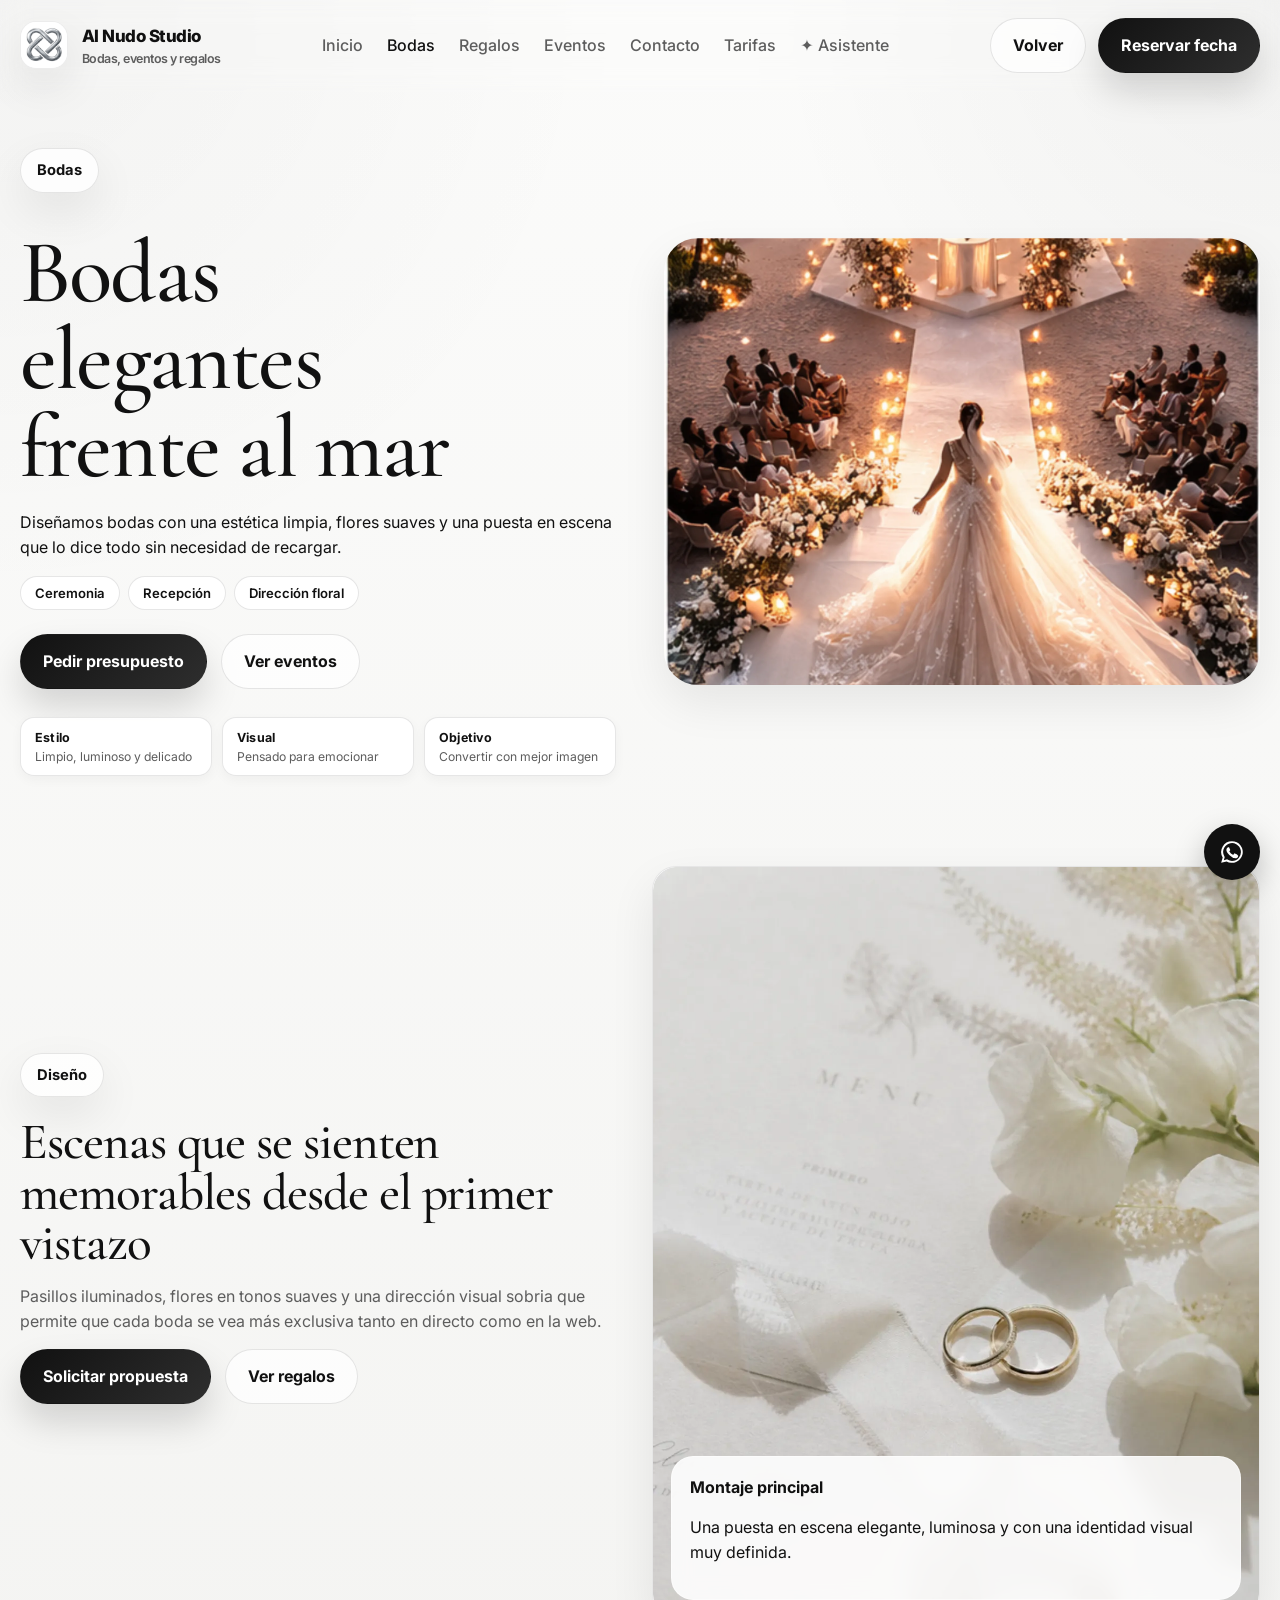
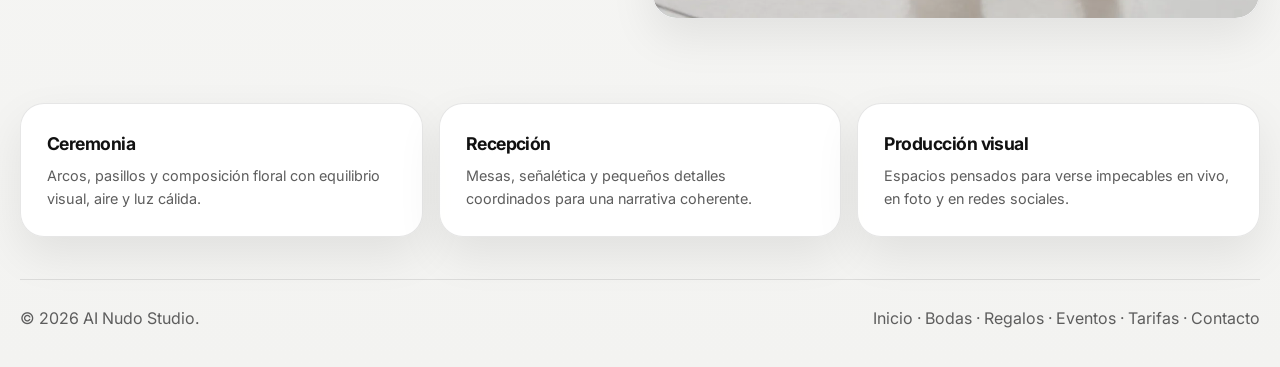
<file: bodas.html>
<!DOCTYPE html>
<html lang="es">
<head>
  <meta charset="UTF-8">
  <meta name="viewport" content="width=device-width, initial-scale=1.0">
  <meta name="description" content="Bodas elegantes y editoriales con AI Nudo Studio. Dirección floral, ceremonias y producción visual pensadas para emocionar.">
  <title>Bodas | AI Nudo Studio</title>
  <link rel="canonical" href="https://nudostudio.blog/bodas.html">
  <meta property="og:type" content="website">
  <meta property="og:site_name" content="AI Nudo Studio">
  <meta property="og:title" content="Bodas | AI Nudo Studio">
  <meta property="og:description" content="Bodas elegantes y editoriales con AI Nudo Studio. Dirección floral, ceremonias y producción visual pensadas para emocionar.">
  <meta property="og:url" content="https://nudostudio.blog/bodas.html">
  <meta property="og:image" content="https://nudostudio.blog/img/og.jpg">
  <meta property="og:locale" content="es_ES">
  <meta name="twitter:card" content="summary_large_image">
  <link rel="icon" href="img/logo-ai-nudo-studio.png">
  <link rel="preconnect" href="https://fonts.googleapis.com">
  <link rel="preconnect" href="https://fonts.gstatic.com" crossorigin>
  <link href="https://fonts.googleapis.com/css2?family=Cormorant+Garamond:wght@400;500;600&family=Inter:wght@400;500;600;700;800&display=swap" rel="stylesheet">
  <link rel="stylesheet" href="css/styles.css">
</head>
<body>
  <header class="topbar">
    <div class="container nav">
      <a class="brand" href="index.html">
        <span class="brand-mark"><img src="img/logo-ai-nudo-studio.png" alt="Logo AI Nudo Studio"></span>
        <span>AI Nudo Studio<small>Bodas, eventos y regalos</small></span>
      </a>
      <nav class="nav-links">
        <a href="index.html">Inicio</a>
        <a class="active" href="bodas.html">Bodas</a>
        <a href="regalos.html">Regalos</a>
        <a href="eventos.html">Eventos</a>
        <a href="contacto.html">Contacto</a>
        <a href="tarifas.html">Tarifas</a>
        <a href="asistente.html">✦ Asistente</a>
      </nav>
      <div class="nav-actions">
        <a class="btn btn-ghost" href="index.html">Volver</a>
        <a class="btn btn-primary" href="contacto.html">Reservar fecha</a>
      </div>
      <button class="nav-toggle" aria-label="Menú" aria-expanded="false">
        <span></span><span></span><span></span>
      </button>
    </div>
  </header>

  <main>
    <section class="page-hero reveal">
      <div class="container page-hero-shell">
        <div class="page-hero-copy">
          <div>
            <div class="eyebrow">Bodas</div>
            <h1 style="max-width:11ch; margin-top:16px;">Bodas elegantes frente al mar</h1>
            <p>Diseñamos bodas con una estética limpia, flores suaves y una puesta en escena que lo dice todo sin necesidad de recargar.</p>
            <div class="kicker-list">
              <span>Ceremonia</span>
              <span>Recepción</span>
              <span>Dirección floral</span>
            </div>
          </div>
          <div>
            <div class="hero-cta">
              <a class="btn btn-primary" href="contacto.html">Pedir presupuesto</a>
              <a class="btn btn-ghost" href="eventos.html">Ver eventos</a>
            </div>
            <div class="page-hero-meta" style="margin-top:18px;">
              <div class="mini-card"><strong>Estilo</strong><span class="mini-note">Limpio, luminoso y delicado</span></div>
              <div class="mini-card"><strong>Visual</strong><span class="mini-note">Pensado para emocionar</span></div>
              <div class="mini-card"><strong>Objetivo</strong><span class="mini-note">Convertir con mejor imagen</span></div>
            </div>
          </div>
        </div>
        <div class="page-hero-visual">
          <img src="img/ai-nudo-portada.webp" alt="Boda AI Nudo Studio">
        </div>
      </div>
    </section>

    <section class="section reveal">
      <div class="container split">
        <div class="split-copy">
          <div class="eyebrow">Diseño</div>
          <h2>Escenas que se sienten memorables desde el primer vistazo</h2>
          <p>Pasillos iluminados, flores en tonos suaves y una dirección visual sobria que permite que cada boda se vea más exclusiva tanto en directo como en la web.</p>
          <div class="hero-cta">
            <a class="btn btn-primary" href="contacto.html">Solicitar propuesta</a>
            <a class="btn btn-ghost" href="regalos.html">Ver regalos</a>
          </div>
        </div>
        <div class="gallery-card">
          <img loading="lazy" decoding="async" src="img/canva-boda.webp" alt="Alianzas sobre una minuta de papel algodón con flores blancas">
          <div class="overlay">
            <strong>Montaje principal</strong>
            <p>Una puesta en escena elegante, luminosa y con una identidad visual muy definida.</p>
          </div>
        </div>
      </div>
    </section>

    <section class="section reveal">
      <div class="container grid-3 reveal-stagger">
        <article class="process-card">
          <h3>Ceremonia</h3>
          <p>Arcos, pasillos y composición floral con equilibrio visual, aire y luz cálida.</p>
        </article>
        <article class="process-card">
          <h3>Recepción</h3>
          <p>Mesas, señalética y pequeños detalles coordinados para una narrativa coherente.</p>
        </article>
        <article class="process-card">
          <h3>Producción visual</h3>
          <p>Espacios pensados para verse impecables en vivo, en foto y en redes sociales.</p>
        </article>
      </div>
    </section>
  </main>

  <footer>
    <div class="container footer-row">
      <span>© 2026 AI Nudo Studio.</span>
      <nav class="footer-links"><a href="index.html">Inicio</a> · <a href="bodas.html">Bodas</a> · <a href="regalos.html">Regalos</a> · <a href="eventos.html">Eventos</a> · <a href="tarifas.html">Tarifas</a> · <a href="contacto.html">Contacto</a></nav>
    </div>
  </footer>

  <script src="js/script.js"></script>
</body>
</html>
</file>
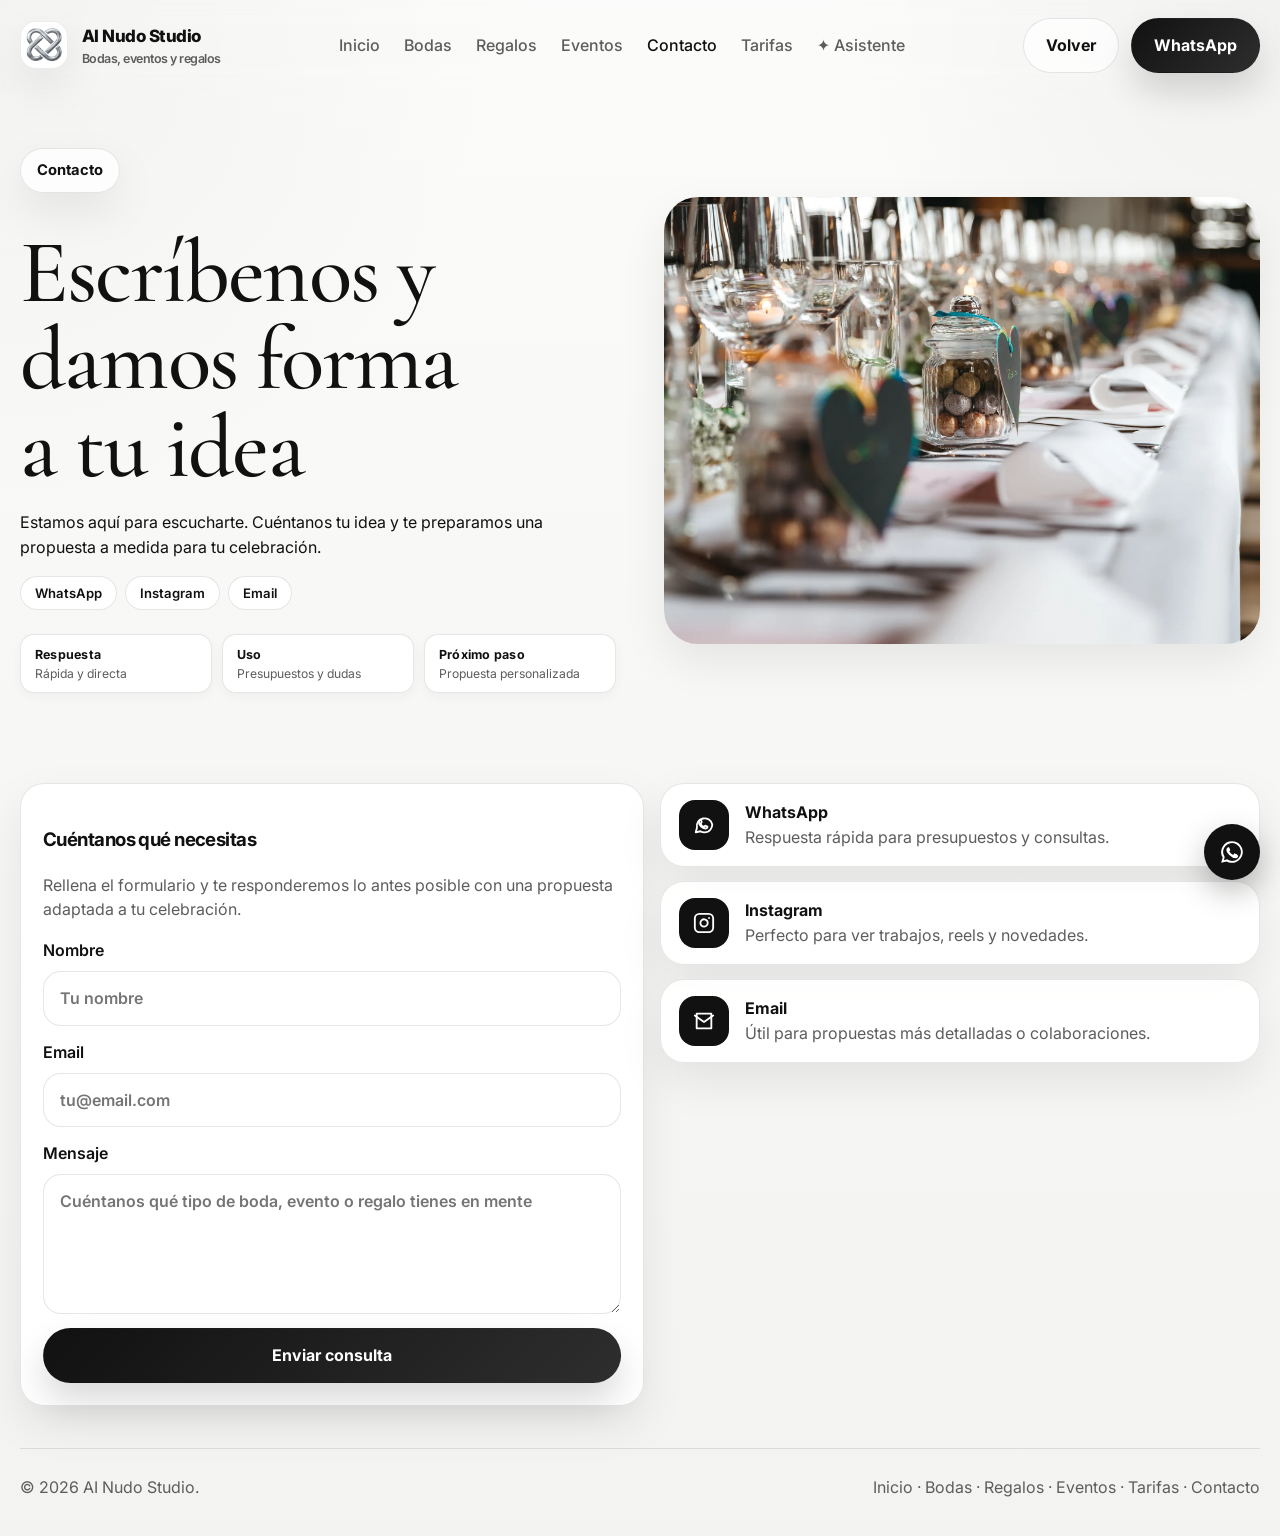
<file: contacto.html>
<!DOCTYPE html>
<html lang="es">
<head>
  <meta charset="UTF-8">
  <meta name="viewport" content="width=device-width, initial-scale=1.0">
  <meta name="description" content="Contacta con AI Nudo Studio para tu boda, evento o regalo. WhatsApp, Instagram y email para presupuestos y consultas.">
  <title>Contacto | AI Nudo Studio</title>
  <link rel="canonical" href="https://nudostudio.blog/contacto.html">
  <meta property="og:type" content="website">
  <meta property="og:site_name" content="AI Nudo Studio">
  <meta property="og:title" content="Contacto | AI Nudo Studio">
  <meta property="og:description" content="Contacta con AI Nudo Studio para tu boda, evento o regalo. WhatsApp, Instagram y email para presupuestos y consultas.">
  <meta property="og:url" content="https://nudostudio.blog/contacto.html">
  <meta property="og:image" content="https://nudostudio.blog/img/og.jpg">
  <meta property="og:locale" content="es_ES">
  <meta name="twitter:card" content="summary_large_image">
  <link rel="icon" href="img/logo-ai-nudo-studio.png">
  <link rel="preconnect" href="https://fonts.googleapis.com">
  <link rel="preconnect" href="https://fonts.gstatic.com" crossorigin>
  <link href="https://fonts.googleapis.com/css2?family=Cormorant+Garamond:wght@400;500;600&family=Inter:wght@400;500;600;700;800&display=swap" rel="stylesheet">
  <link rel="stylesheet" href="css/styles.css">
</head>
<body>
  <header class="topbar">
    <div class="container nav">
      <a class="brand" href="index.html">
        <span class="brand-mark"><img src="img/logo-ai-nudo-studio.png" alt="Logo AI Nudo Studio"></span>
        <span>AI Nudo Studio<small>Bodas, eventos y regalos</small></span>
      </a>
      <nav class="nav-links">
        <a href="index.html">Inicio</a>
        <a href="bodas.html">Bodas</a>
        <a href="regalos.html">Regalos</a>
        <a href="eventos.html">Eventos</a>
        <a class="active" href="contacto.html">Contacto</a>
        <a href="tarifas.html">Tarifas</a>
        <a href="asistente.html">✦ Asistente</a>
      </nav>
      <div class="nav-actions">
        <a class="btn btn-ghost" href="index.html">Volver</a>
        <a class="btn btn-primary" href="https://wa.me/34600000000">WhatsApp</a>
      </div>
      <button class="nav-toggle" aria-label="Menú" aria-expanded="false">
        <span></span><span></span><span></span>
      </button>
    </div>
  </header>

  <main>
    <section class="page-hero reveal">
      <div class="container page-hero-shell">
        <div class="page-hero-copy">
          <div>
            <div class="eyebrow">Contacto</div>
            <h1 style="max-width:11ch; margin-top:16px;">Escríbenos y damos forma a tu idea</h1>
            <p>Estamos aquí para escucharte. Cuéntanos tu idea y te preparamos una propuesta a medida para tu celebración.</p>
            <div class="kicker-list">
              <span>WhatsApp</span>
              <span>Instagram</span>
              <span>Email</span>
            </div>
          </div>
          <div class="page-hero-meta">
            <div class="mini-card"><strong>Respuesta</strong><span class="mini-note">Rápida y directa</span></div>
            <div class="mini-card"><strong>Uso</strong><span class="mini-note">Presupuestos y dudas</span></div>
            <div class="mini-card"><strong>Próximo paso</strong><span class="mini-note">Propuesta personalizada</span></div>
          </div>
        </div>
        <div class="page-hero-visual">
          <img src="img/ai-nudo-eventos.webp" alt="Contacto AI Nudo Studio">
        </div>
      </div>
    </section>

    <section class="section reveal">
      <div class="container contact-grid">
        <article class="contact-card">
          <h3>Cuéntanos qué necesitas</h3>
          <p class="contact-note">Rellena el formulario y te responderemos lo antes posible con una propuesta adaptada a tu celebración.</p>
          <form id="contactForm" action="mailto:info@ainudostudio.com" method="post">
            <label class="field-label">Nombre<input class="input" type="text" name="nombre" placeholder="Tu nombre" required></label>
            <label class="field-label">Email<input class="input" type="email" name="email" placeholder="tu@email.com" required></label>
            <label class="field-label">Mensaje<textarea class="textarea" name="mensaje" required placeholder="Cuéntanos qué tipo de boda, evento o regalo tienes en mente"></textarea></label>
            <button class="btn btn-primary" type="submit">Enviar consulta</button>
            <p class="contact-note" id="formStatus" role="status" hidden></p>
          </form>
        </article>

        <div>
          <div class="social-stack reveal-stagger">
            <a class="social-link" href="https://wa.me/34600000000">
              <span class="social-icon">
                <svg viewBox="0 0 24 24" fill="none" stroke="currentColor" stroke-width="2" stroke-linecap="round" stroke-linejoin="round"><path d="M21 11.5a8.38 8.38 0 0 1-1.9 5.4A8.5 8.5 0 0 1 12.5 20a8.38 8.38 0 0 1-4.4-1.2L3 20l1.3-5A8.5 8.5 0 1 1 21 11.5Z"/><path d="M8.4 10.6c.3 1.2 1.8 2.8 3 3.1.4.1.8.1 1.1-.2l.8-.6c.2-.1.4-.1.6 0l1.6.7c.3.1.4.4.3.7-.3.9-1.2 1.5-2.2 1.5-3.8-.2-7-3.4-7.1-7.1 0-1 .6-1.9 1.5-2.2.3-.1.6 0 .7.3l.7 1.6c.1.2.1.4 0 .6l-.6.8c-.2.3-.3.7-.1 1Z"/></svg>
              </span>
              <span><strong>WhatsApp</strong><br><span class="contact-note">Respuesta rápida para presupuestos y consultas.</span></span>
            </a>

            <a class="social-link" href="https://instagram.com/ainudostudio">
              <span class="social-icon">
                <svg viewBox="0 0 24 24" fill="none" stroke="currentColor" stroke-width="2" stroke-linecap="round" stroke-linejoin="round"><rect x="2" y="2" width="20" height="20" rx="5" ry="5"/><path d="M16 11.37A4 4 0 1 1 12.63 8 4 4 0 0 1 16 11.37Z"/><line x1="17.5" y1="6.5" x2="17.51" y2="6.5"/></svg>
              </span>
              <span><strong>Instagram</strong><br><span class="contact-note">Perfecto para ver trabajos, reels y novedades.</span></span>
            </a>

            <a class="social-link" href="mailto:info@ainudostudio.com">
              <span class="social-icon">
                <svg viewBox="0 0 24 24" fill="none" stroke="currentColor" stroke-width="2" stroke-linecap="round" stroke-linejoin="round"><path d="M4 4h16v16H4z"/><path d="m22 6-10 7L2 6"/></svg>
              </span>
              <span><strong>Email</strong><br><span class="contact-note">Útil para propuestas más detalladas o colaboraciones.</span></span>
            </a>
          </div>
        </div>
      </div>
    </section>
  </main>

  <footer>
    <div class="container footer-row">
      <span>© 2026 AI Nudo Studio.</span>
      <nav class="footer-links"><a href="index.html">Inicio</a> · <a href="bodas.html">Bodas</a> · <a href="regalos.html">Regalos</a> · <a href="eventos.html">Eventos</a> · <a href="tarifas.html">Tarifas</a> · <a href="contacto.html">Contacto</a></nav>
    </div>
  </footer>

  <script src="js/script.js"></script>
</body>
</html>
</file>
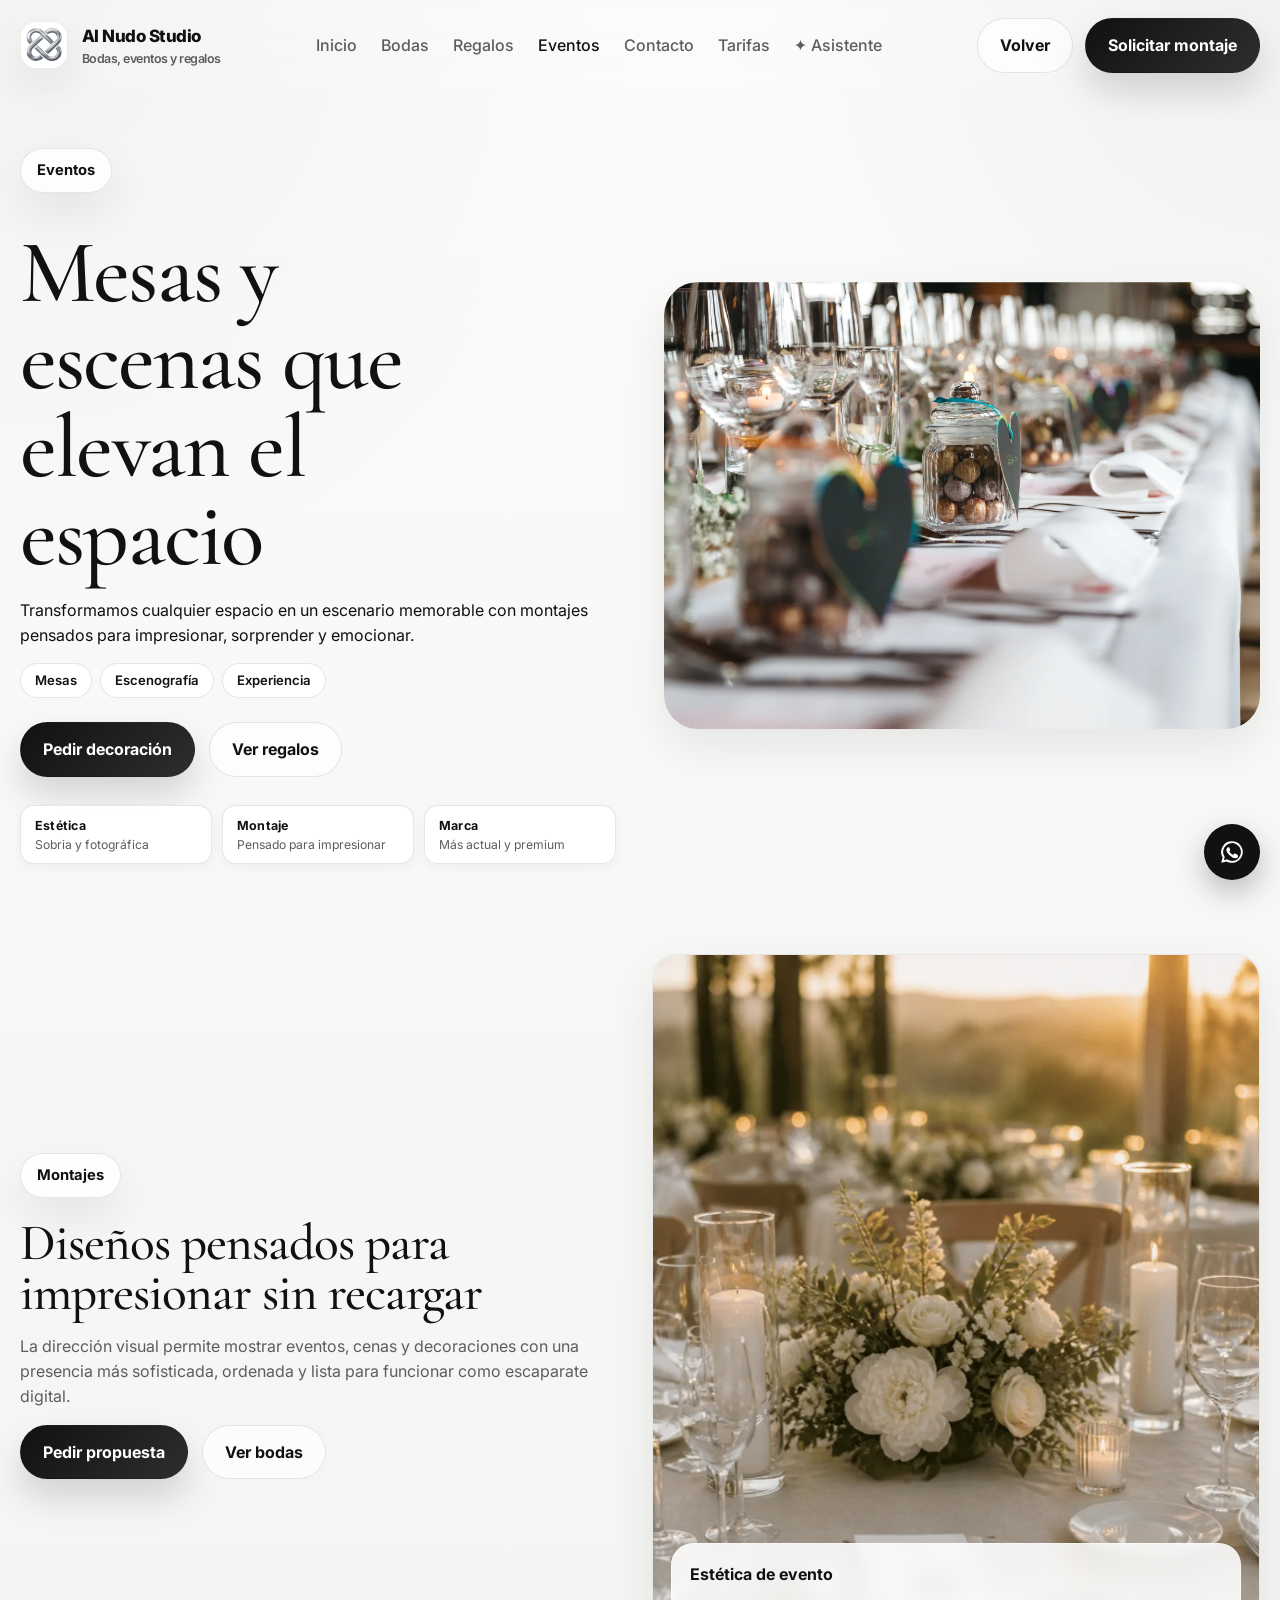
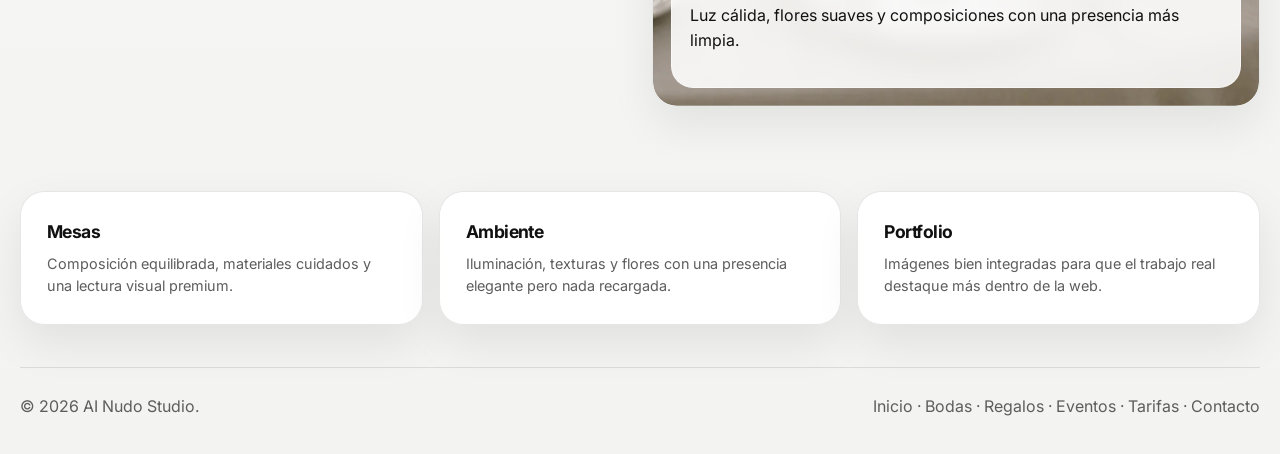
<file: eventos.html>
<!DOCTYPE html>
<html lang="es">
<head>
  <meta charset="UTF-8">
  <meta name="viewport" content="width=device-width, initial-scale=1.0">
  <meta name="description" content="Eventos con carácter de AI Nudo Studio. Mesas, escenografías y montajes con una estética sofisticada y fotográfica.">
  <title>Eventos | AI Nudo Studio</title>
  <link rel="canonical" href="https://nudostudio.blog/eventos.html">
  <meta property="og:type" content="website">
  <meta property="og:site_name" content="AI Nudo Studio">
  <meta property="og:title" content="Eventos | AI Nudo Studio">
  <meta property="og:description" content="Eventos con carácter de AI Nudo Studio. Mesas, escenografías y montajes con una estética sofisticada y fotográfica.">
  <meta property="og:url" content="https://nudostudio.blog/eventos.html">
  <meta property="og:image" content="https://nudostudio.blog/img/og.jpg">
  <meta property="og:locale" content="es_ES">
  <meta name="twitter:card" content="summary_large_image">
  <link rel="icon" href="img/logo-ai-nudo-studio.png">
  <link rel="preconnect" href="https://fonts.googleapis.com">
  <link rel="preconnect" href="https://fonts.gstatic.com" crossorigin>
  <link href="https://fonts.googleapis.com/css2?family=Cormorant+Garamond:wght@400;500;600&family=Inter:wght@400;500;600;700;800&display=swap" rel="stylesheet">
  <link rel="stylesheet" href="css/styles.css">
</head>
<body>
  <header class="topbar">
    <div class="container nav">
      <a class="brand" href="index.html">
        <span class="brand-mark"><img src="img/logo-ai-nudo-studio.png" alt="Logo AI Nudo Studio"></span>
        <span>AI Nudo Studio<small>Bodas, eventos y regalos</small></span>
      </a>
      <nav class="nav-links">
        <a href="index.html">Inicio</a>
        <a href="bodas.html">Bodas</a>
        <a href="regalos.html">Regalos</a>
        <a class="active" href="eventos.html">Eventos</a>
        <a href="contacto.html">Contacto</a>
        <a href="tarifas.html">Tarifas</a>
        <a href="asistente.html">✦ Asistente</a>
      </nav>
      <div class="nav-actions">
        <a class="btn btn-ghost" href="index.html">Volver</a>
        <a class="btn btn-primary" href="contacto.html">Solicitar montaje</a>
      </div>
      <button class="nav-toggle" aria-label="Menú" aria-expanded="false">
        <span></span><span></span><span></span>
      </button>
    </div>
  </header>

  <main>
    <section class="page-hero reveal">
      <div class="container page-hero-shell">
        <div class="page-hero-copy">
          <div>
            <div class="eyebrow">Eventos</div>
            <h1 style="max-width:10ch; margin-top:16px;">Mesas y escenas que elevan el espacio</h1>
            <p>Transformamos cualquier espacio en un escenario memorable con montajes pensados para impresionar, sorprender y emocionar.</p>
            <div class="kicker-list">
              <span>Mesas</span>
              <span>Escenografía</span>
              <span>Experiencia</span>
            </div>
          </div>
          <div>
            <div class="hero-cta">
              <a class="btn btn-primary" href="contacto.html">Pedir decoración</a>
              <a class="btn btn-ghost" href="regalos.html">Ver regalos</a>
            </div>
            <div class="page-hero-meta" style="margin-top:18px;">
              <div class="mini-card"><strong>Estética</strong><span class="mini-note">Sobria y fotográfica</span></div>
              <div class="mini-card"><strong>Montaje</strong><span class="mini-note">Pensado para impresionar</span></div>
              <div class="mini-card"><strong>Marca</strong><span class="mini-note">Más actual y premium</span></div>
            </div>
          </div>
        </div>
        <div class="page-hero-visual">
          <img src="img/ai-nudo-eventos.webp" alt="Eventos AI Nudo Studio">
        </div>
      </div>
    </section>

    <section class="section reveal">
      <div class="container split">
        <div class="split-copy">
          <div class="eyebrow">Montajes</div>
          <h2>Diseños pensados para impresionar sin recargar</h2>
          <p>La dirección visual permite mostrar eventos, cenas y decoraciones con una presencia más sofisticada, ordenada y lista para funcionar como escaparate digital.</p>
          <div class="hero-cta">
            <a class="btn btn-primary" href="contacto.html">Pedir propuesta</a>
            <a class="btn btn-ghost" href="bodas.html">Ver bodas</a>
          </div>
        </div>
        <div class="gallery-card">
          <img loading="lazy" decoding="async" src="img/canva-evento.webp" alt="Mesa de evento con centro floral blanco y velas al atardecer">
          <div class="overlay">
            <strong>Estética de evento</strong>
            <p>Luz cálida, flores suaves y composiciones con una presencia más limpia.</p>
          </div>
        </div>
      </div>
    </section>

    <section class="section reveal">
      <div class="container grid-3 reveal-stagger">
        <article class="process-card"><h3>Mesas</h3><p>Composición equilibrada, materiales cuidados y una lectura visual premium.</p></article>
        <article class="process-card"><h3>Ambiente</h3><p>Iluminación, texturas y flores con una presencia elegante pero nada recargada.</p></article>
        <article class="process-card"><h3>Portfolio</h3><p>Imágenes bien integradas para que el trabajo real destaque más dentro de la web.</p></article>
      </div>
    </section>
  </main>

  <footer>
    <div class="container footer-row">
      <span>© 2026 AI Nudo Studio.</span>
      <nav class="footer-links"><a href="index.html">Inicio</a> · <a href="bodas.html">Bodas</a> · <a href="regalos.html">Regalos</a> · <a href="eventos.html">Eventos</a> · <a href="tarifas.html">Tarifas</a> · <a href="contacto.html">Contacto</a></nav>
    </div>
  </footer>

  <script src="js/script.js"></script>
</body>
</html>
</file>
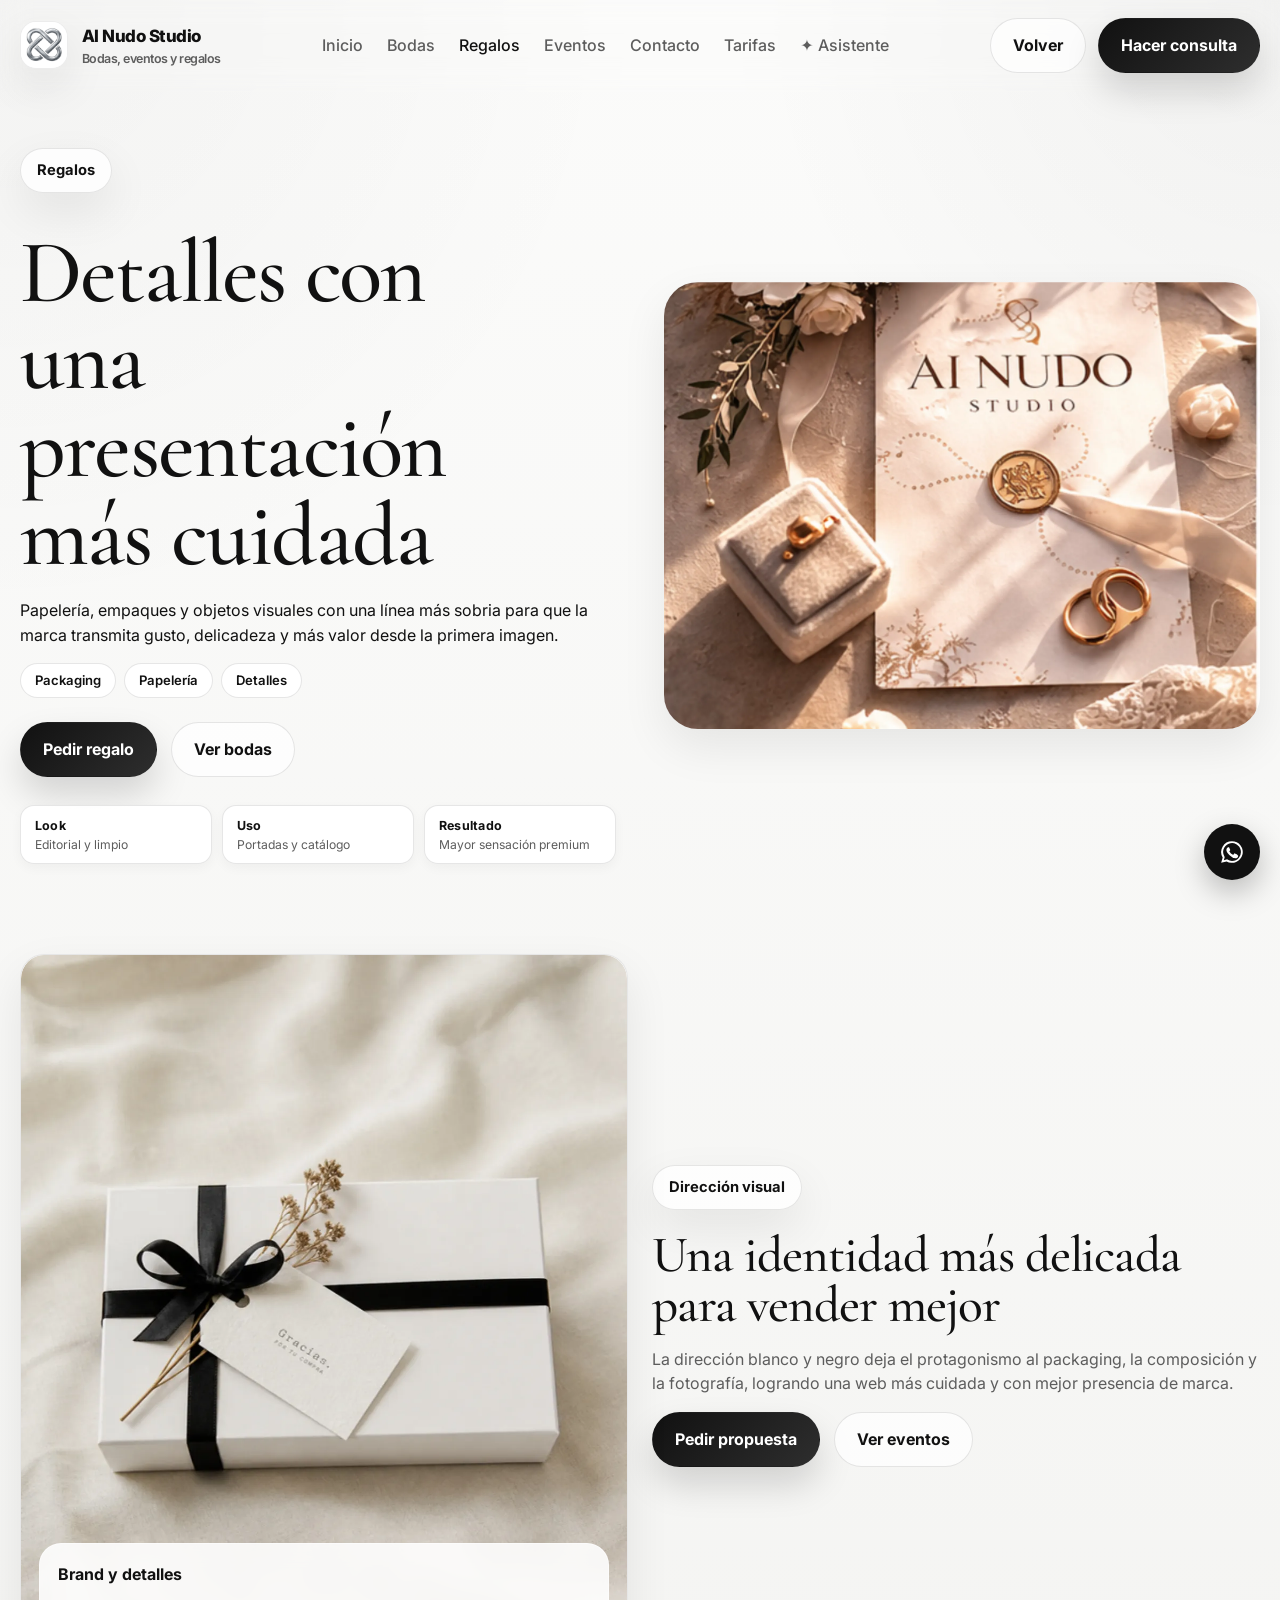
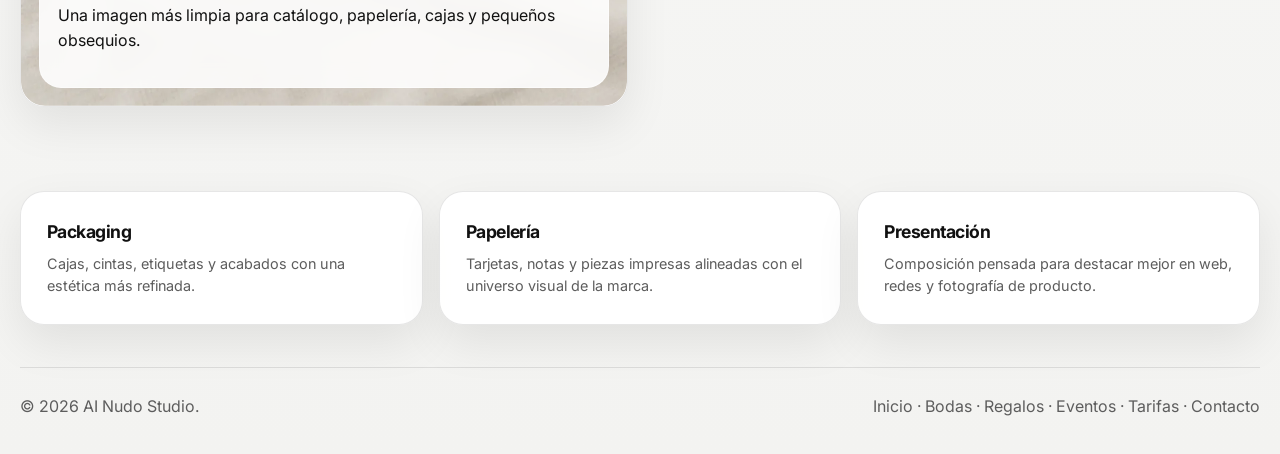
<file: regalos.html>
<!DOCTYPE html>
<html lang="es">
<head>
  <meta charset="UTF-8">
  <meta name="viewport" content="width=device-width, initial-scale=1.0">
  <meta name="description" content="Regalos con intención de AI Nudo Studio. Packaging, papelería y detalles con una presentación más cuidada y editorial.">
  <title>Regalos | AI Nudo Studio</title>
  <link rel="canonical" href="https://nudostudio.blog/regalos.html">
  <meta property="og:type" content="website">
  <meta property="og:site_name" content="AI Nudo Studio">
  <meta property="og:title" content="Regalos | AI Nudo Studio">
  <meta property="og:description" content="Regalos con intención de AI Nudo Studio. Packaging, papelería y detalles con una presentación más cuidada y editorial.">
  <meta property="og:url" content="https://nudostudio.blog/regalos.html">
  <meta property="og:image" content="https://nudostudio.blog/img/og.jpg">
  <meta property="og:locale" content="es_ES">
  <meta name="twitter:card" content="summary_large_image">
  <link rel="icon" href="img/logo-ai-nudo-studio.png">
  <link rel="preconnect" href="https://fonts.googleapis.com">
  <link rel="preconnect" href="https://fonts.gstatic.com" crossorigin>
  <link href="https://fonts.googleapis.com/css2?family=Cormorant+Garamond:wght@400;500;600&family=Inter:wght@400;500;600;700;800&display=swap" rel="stylesheet">
  <link rel="stylesheet" href="css/styles.css">
</head>
<body>
  <header class="topbar">
    <div class="container nav">
      <a class="brand" href="index.html">
        <span class="brand-mark"><img src="img/logo-ai-nudo-studio.png" alt="Logo AI Nudo Studio"></span>
        <span>AI Nudo Studio<small>Bodas, eventos y regalos</small></span>
      </a>
      <nav class="nav-links">
        <a href="index.html">Inicio</a>
        <a href="bodas.html">Bodas</a>
        <a class="active" href="regalos.html">Regalos</a>
        <a href="eventos.html">Eventos</a>
        <a href="contacto.html">Contacto</a>
        <a href="tarifas.html">Tarifas</a>
        <a href="asistente.html">✦ Asistente</a>
      </nav>
      <div class="nav-actions">
        <a class="btn btn-ghost" href="index.html">Volver</a>
        <a class="btn btn-primary" href="contacto.html">Hacer consulta</a>
      </div>
      <button class="nav-toggle" aria-label="Menú" aria-expanded="false">
        <span></span><span></span><span></span>
      </button>
    </div>
  </header>

  <main>
    <section class="page-hero reveal">
      <div class="container page-hero-shell">
        <div class="page-hero-copy">
          <div>
            <div class="eyebrow">Regalos</div>
            <h1 style="max-width:10ch; margin-top:16px;">Detalles con una presentación más cuidada</h1>
            <p>Papelería, empaques y objetos visuales con una línea más sobria para que la marca transmita gusto, delicadeza y más valor desde la primera imagen.</p>
            <div class="kicker-list">
              <span>Packaging</span>
              <span>Papelería</span>
              <span>Detalles</span>
            </div>
          </div>
          <div>
            <div class="hero-cta">
              <a class="btn btn-primary" href="contacto.html">Pedir regalo</a>
              <a class="btn btn-ghost" href="bodas.html">Ver bodas</a>
            </div>
            <div class="page-hero-meta" style="margin-top:18px;">
              <div class="mini-card"><strong>Look</strong><span class="mini-note">Editorial y limpio</span></div>
              <div class="mini-card"><strong>Uso</strong><span class="mini-note">Portadas y catálogo</span></div>
              <div class="mini-card"><strong>Resultado</strong><span class="mini-note">Mayor sensación premium</span></div>
            </div>
          </div>
        </div>
        <div class="page-hero-visual">
          <img src="img/ai-nudo-regalos.webp" alt="Regalos AI Nudo Studio">
        </div>
      </div>
    </section>

    <section class="section reveal">
      <div class="container split">
        <div class="gallery-card">
          <img loading="lazy" decoding="async" src="img/canva-regalo.webp" alt="Caja de regalo blanca con lazo negro y tarjeta">
          <div class="overlay">
            <strong>Brand y detalles</strong>
            <p>Una imagen más limpia para catálogo, papelería, cajas y pequeños obsequios.</p>
          </div>
        </div>
        <div class="split-copy">
          <div class="eyebrow">Dirección visual</div>
          <h2>Una identidad más delicada para vender mejor</h2>
          <p>La dirección blanco y negro deja el protagonismo al packaging, la composición y la fotografía, logrando una web más cuidada y con mejor presencia de marca.</p>
          <div class="hero-cta">
            <a class="btn btn-primary" href="contacto.html">Pedir propuesta</a>
            <a class="btn btn-ghost" href="eventos.html">Ver eventos</a>
          </div>
        </div>
      </div>
    </section>

    <section class="section reveal">
      <div class="container grid-3 reveal-stagger">
        <article class="process-card"><h3>Packaging</h3><p>Cajas, cintas, etiquetas y acabados con una estética más refinada.</p></article>
        <article class="process-card"><h3>Papelería</h3><p>Tarjetas, notas y piezas impresas alineadas con el universo visual de la marca.</p></article>
        <article class="process-card"><h3>Presentación</h3><p>Composición pensada para destacar mejor en web, redes y fotografía de producto.</p></article>
      </div>
    </section>
  </main>

  <footer>
    <div class="container footer-row">
      <span>© 2026 AI Nudo Studio.</span>
      <nav class="footer-links"><a href="index.html">Inicio</a> · <a href="bodas.html">Bodas</a> · <a href="regalos.html">Regalos</a> · <a href="eventos.html">Eventos</a> · <a href="tarifas.html">Tarifas</a> · <a href="contacto.html">Contacto</a></nav>
    </div>
  </footer>

  <script src="js/script.js"></script>
</body>
</html>
</file>
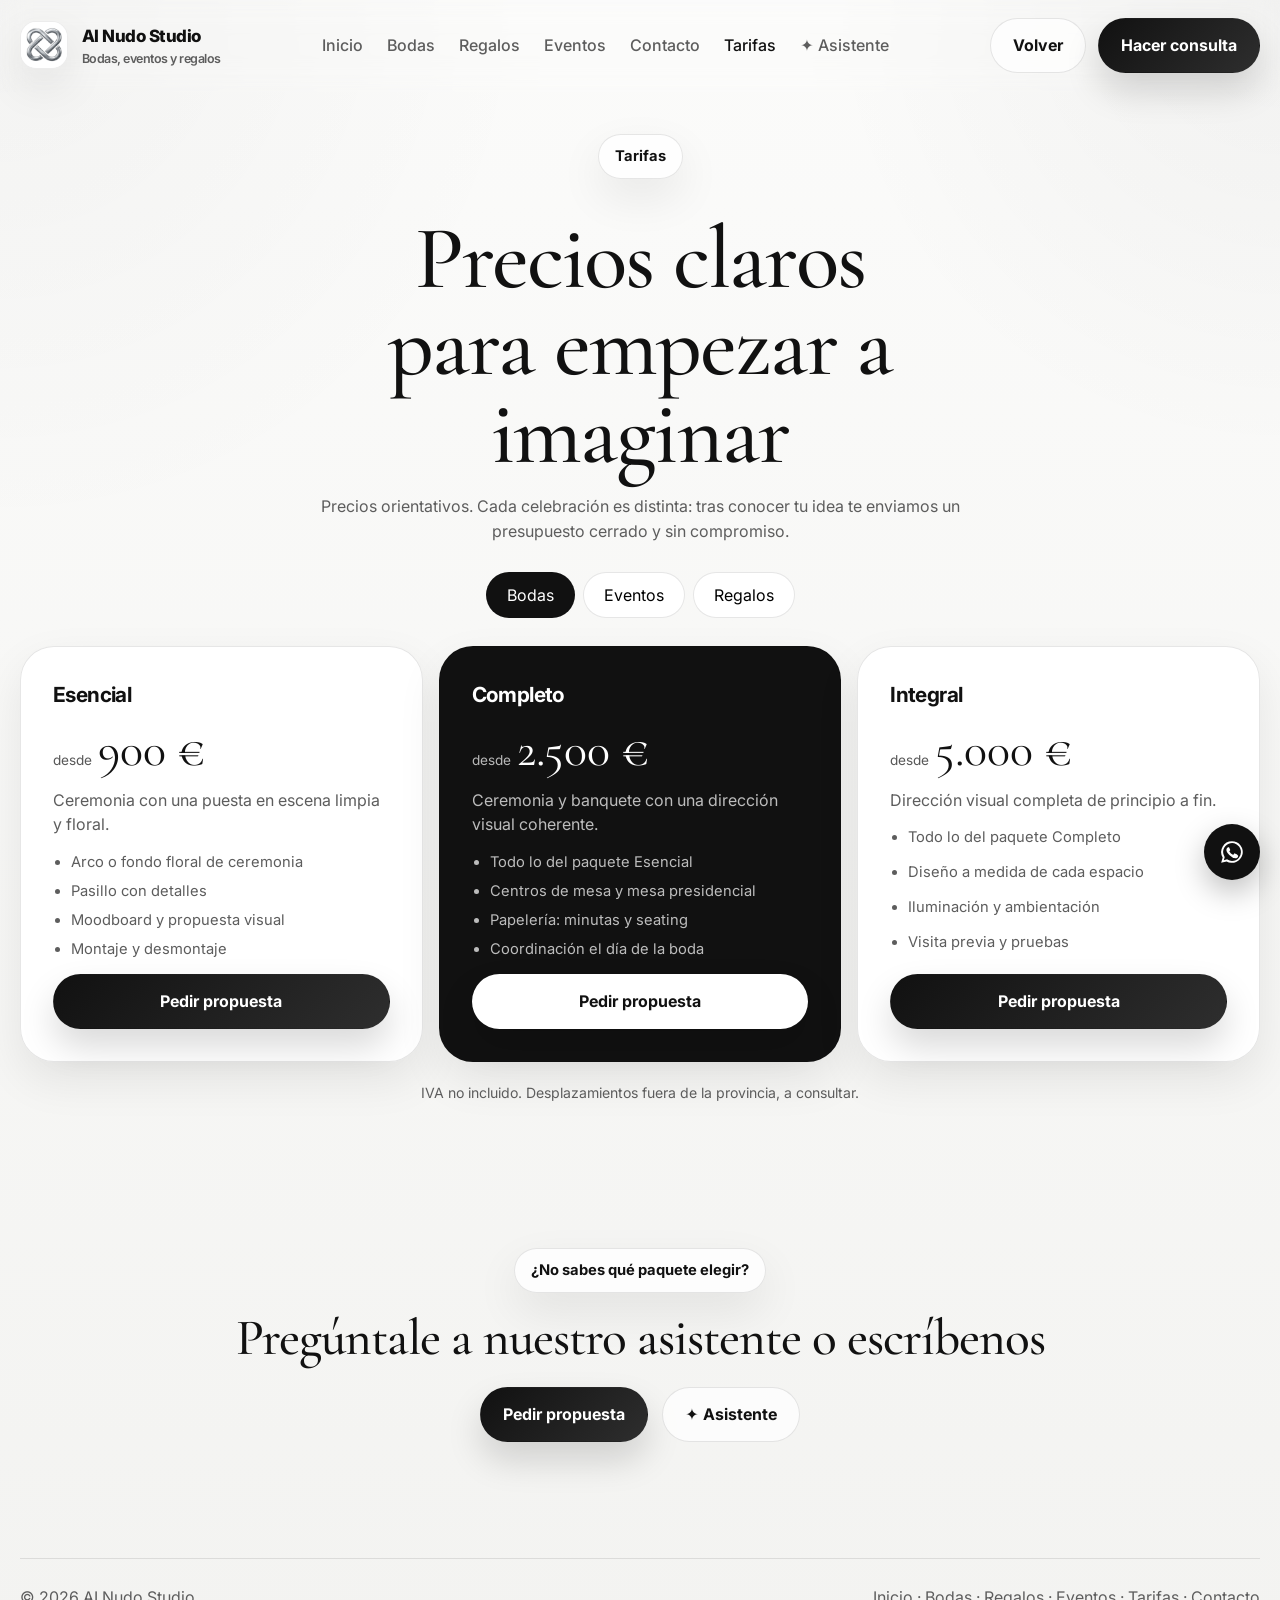
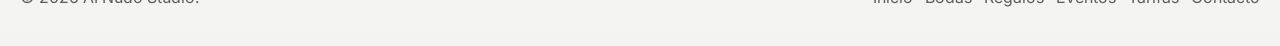
<file: tarifas.html>
<!DOCTYPE html>
<html lang="es">
<head>
  <meta charset="UTF-8">
  <meta name="viewport" content="width=device-width, initial-scale=1.0">
  <meta name="description" content="Tarifas orientativas de AI Nudo Studio para bodas, eventos y regalos. Paquetes Esencial, Completo e Integral con presupuesto a medida.">
  <title>Tarifas | AI Nudo Studio</title>
  <link rel="canonical" href="https://nudostudio.blog/tarifas.html">
  <meta property="og:type" content="website">
  <meta property="og:site_name" content="AI Nudo Studio">
  <meta property="og:title" content="Tarifas | AI Nudo Studio">
  <meta property="og:description" content="Tarifas orientativas para bodas, eventos y regalos.">
  <meta property="og:url" content="https://nudostudio.blog/tarifas.html">
  <meta property="og:image" content="https://nudostudio.blog/img/og.jpg">
  <meta property="og:locale" content="es_ES">
  <meta name="twitter:card" content="summary_large_image">
  <link rel="icon" href="img/logo-ai-nudo-studio.png">
  <link rel="preconnect" href="https://fonts.googleapis.com">
  <link rel="preconnect" href="https://fonts.gstatic.com" crossorigin>
  <link href="https://fonts.googleapis.com/css2?family=Cormorant+Garamond:wght@400;500;600&family=Inter:wght@400;500;600;700;800&display=swap" rel="stylesheet">
  <link rel="stylesheet" href="css/styles.css">
</head>
<body>
  <header class="topbar">
    <div class="container nav">
      <a class="brand" href="index.html">
        <span class="brand-mark"><img src="img/logo-ai-nudo-studio.png" alt="Logo AI Nudo Studio"></span>
        <span>AI Nudo Studio<small>Bodas, eventos y regalos</small></span>
      </a>
      <nav class="nav-links">
        <a href="index.html">Inicio</a>
        <a href="bodas.html">Bodas</a>
        <a href="regalos.html">Regalos</a>
        <a href="eventos.html">Eventos</a>
        <a href="contacto.html">Contacto</a>
        <a class="active" href="tarifas.html">Tarifas</a>
        <a href="asistente.html">✦ Asistente</a>
      </nav>
      <div class="nav-actions">
        <a class="btn btn-ghost" href="index.html">Volver</a>
        <a class="btn btn-primary" href="contacto.html">Hacer consulta</a>
      </div>
      <button class="nav-toggle" aria-label="Menú" aria-expanded="false">
        <span></span><span></span><span></span>
      </button>
    </div>
  </header>

  <main>
    <section class="section reveal">
      <div class="container">
        <div class="section-head" style="text-align:center;">
          <div class="eyebrow">Tarifas</div>
          <h1 style="margin:16px auto; max-width:14ch;">Precios claros para empezar a imaginar</h1>
          <p style="max-width:640px; margin:0 auto; color:var(--muted);">Precios orientativos. Cada celebración es distinta: tras conocer tu idea te enviamos un presupuesto cerrado y sin compromiso.</p>
        </div>
        <div class="price-tabs" role="tablist"><button role="tab" aria-selected="true" aria-controls="p-bodas">Bodas</button><button role="tab" aria-selected="false" aria-controls="p-eventos">Eventos</button><button role="tab" aria-selected="false" aria-controls="p-regalos">Regalos</button></div>
        <div class="pricing price-panel" id="p-bodas" role="tabpanel">
          <article class="price-card">
            <h3>Esencial</h3>
            <div class="price"><small>desde</small>900 €</div>
            <p>Ceremonia con una puesta en escena limpia y floral.</p>
            <ul><li>Arco o fondo floral de ceremonia</li><li>Pasillo con detalles</li><li>Moodboard y propuesta visual</li><li>Montaje y desmontaje</li></ul>
            <a class="btn btn-primary" href="contacto.html?paquete=Bodas%20Esencial">Pedir propuesta</a>
          </article>
          <article class="price-card featured">
            <h3>Completo</h3>
            <div class="price"><small>desde</small>2.500 €</div>
            <p>Ceremonia y banquete con una dirección visual coherente.</p>
            <ul><li>Todo lo del paquete Esencial</li><li>Centros de mesa y mesa presidencial</li><li>Papelería: minutas y seating</li><li>Coordinación el día de la boda</li></ul>
            <a class="btn btn-primary" href="contacto.html?paquete=Bodas%20Completo">Pedir propuesta</a>
          </article>
          <article class="price-card">
            <h3>Integral</h3>
            <div class="price"><small>desde</small>5.000 €</div>
            <p>Dirección visual completa de principio a fin.</p>
            <ul><li>Todo lo del paquete Completo</li><li>Diseño a medida de cada espacio</li><li>Iluminación y ambientación</li><li>Visita previa y pruebas</li></ul>
            <a class="btn btn-primary" href="contacto.html?paquete=Bodas%20Integral">Pedir propuesta</a>
          </article>
        </div>
        <div class="pricing price-panel" id="p-eventos" role="tabpanel" hidden>
          <article class="price-card">
            <h3>Esencial</h3>
            <div class="price"><small>desde</small>400 €</div>
            <p>Una mesa o rincón protagonista.</p>
            <ul><li>Mesa principal decorada</li><li>Composición floral</li><li>Propuesta visual previa</li></ul>
            <a class="btn btn-primary" href="contacto.html?paquete=Eventos%20Esencial">Pedir propuesta</a>
          </article>
          <article class="price-card featured">
            <h3>Completo</h3>
            <div class="price"><small>desde</small>1.200 €</div>
            <p>Ambientación completa del espacio.</p>
            <ul><li>Mesas de invitados</li><li>Photocall o rincón decorado</li><li>Iluminación cálida</li><li>Montaje y desmontaje</li></ul>
            <a class="btn btn-primary" href="contacto.html?paquete=Eventos%20Completo">Pedir propuesta</a>
          </article>
          <article class="price-card">
            <h3>A medida</h3>
            <div class="price"><small>desde</small>a consultar</div>
            <p>Eventos corporativos y celebraciones grandes.</p>
            <ul><li>Dirección visual del evento</li><li>Branding aplicado al espacio</li><li>Coordinación con proveedores</li></ul>
            <a class="btn btn-primary" href="contacto.html?paquete=Eventos%20A medida">Pedir propuesta</a>
          </article>
        </div>
        <div class="pricing price-panel" id="p-regalos" role="tabpanel" hidden>
          <article class="price-card">
            <h3>Caja</h3>
            <div class="price"><small>desde</small>35 €</div>
            <p>Un detalle cuidado para una persona.</p>
            <ul><li>Caja con cinta y tarjeta</li><li>Selección de productos</li><li>Presentación editorial</li></ul>
            <a class="btn btn-primary" href="contacto.html?paquete=Regalos%20Caja">Pedir propuesta</a>
          </article>
          <article class="price-card featured">
            <h3>Empresa</h3>
            <div class="price"><small>desde</small>25 €</div>
            <p>Packs para equipos y clientes (mín. 20 uds).</p>
            <ul><li>Personalización con tu marca</li><li>Tarjeta o nota impresa</li><li>Envío coordinado</li></ul>
            <a class="btn btn-primary" href="contacto.html?paquete=Regalos%20Empresa">Pedir propuesta</a>
          </article>
          <article class="price-card">
            <h3>Personalizado</h3>
            <div class="price"><small>desde</small>a consultar</div>
            <p>Regalos de boda, invitados o lanzamientos.</p>
            <ul><li>Diseño de packaging propio</li><li>Papelería a juego</li><li>Producción a medida</li></ul>
            <a class="btn btn-primary" href="contacto.html?paquete=Regalos%20Personalizado">Pedir propuesta</a>
          </article>
        </div>
        <p class="price-note">IVA no incluido. Desplazamientos fuera de la provincia, a consultar.</p>
      </div>
    </section>

    <section class="cta reveal">
      <div class="container">
        <div class="eyebrow">¿No sabes qué paquete elegir?</div>
        <h2>Pregúntale a nuestro asistente o escríbenos</h2>
        <div class="hero-cta" style="justify-content:center; margin-top:24px;">
          <a class="btn btn-primary" href="contacto.html">Pedir propuesta</a>
          <a class="btn btn-ghost" href="asistente.html">✦ Asistente</a>
        </div>
      </div>
    </section>
  </main>

  <footer>
    <div class="container footer-row">
      <span>© 2026 AI Nudo Studio.</span>
      <nav class="footer-links"><a href="index.html">Inicio</a> · <a href="bodas.html">Bodas</a> · <a href="regalos.html">Regalos</a> · <a href="eventos.html">Eventos</a> · <a href="tarifas.html">Tarifas</a> · <a href="contacto.html">Contacto</a></nav>
    </div>
  </footer>

  <script src="js/script.js"></script>
</body>
</html>
</file>
<file: css/styles.css>
:root {
  --bg: #f7f7f5;
  --bg-soft: #fbfbf9;
  --surface: rgba(255,255,255,0.82);
  --surface-strong: rgba(255,255,255,0.94);
  --text: #111111;
  --muted: #5d5d5d;
  --line: rgba(17,17,17,0.10);
  --primary: #111111;
  --primary-2: #2a2a2a;
  --secondary: #ffffff;
  --shadow: 0 18px 45px rgba(0,0,0,0.08);
  --radius-xl: 34px;
  --radius-lg: 24px;
  --radius-md: 18px;
  --container: 1480px;
}

* { box-sizing: border-box; }
html { scroll-behavior: smooth; }
body {
  margin: 0;
  font-family: Inter, ui-sans-serif, system-ui, -apple-system, BlinkMacSystemFont, "Segoe UI", sans-serif;
  color: var(--text);
  line-height: 1.55;
  background:
    radial-gradient(circle at top left, rgba(0, 0, 0, 0.03), transparent 26%),
    radial-gradient(circle at top right, rgba(0, 0, 0, 0.04), transparent 22%),
    linear-gradient(180deg, #fbfbfa 0%, #f3f3f1 100%);
  overflow-x: hidden;
}

a { text-decoration: none; color: inherit; }
img, video { max-width: 100%; display: block; }
button, input, textarea { font: inherit; }

.container {
  width: min(var(--container), calc(100% - 40px));
  margin: 0 auto;
}

.topbar {
  position: sticky;
  top: 0;
  z-index: 60;
  backdrop-filter: blur(14px);
  background: rgba(255,255,255,0.02);
  border-bottom: 1px solid transparent;
  transition: background 0.3s ease, border-color 0.3s ease, box-shadow 0.3s ease;
}

.topbar.scrolled {
  background: rgba(255,255,255,0.72);
  border-bottom: 1px solid var(--line);
  box-shadow: 0 10px 28px rgba(0,0,0,0.04);
}

.nav {
  display: flex;
  justify-content: space-between;
  align-items: center;
  gap: 20px;
  padding: 18px 0;
}

.brand {
  display: flex;
  align-items: center;
  gap: 14px;
  font-weight: 800;
  letter-spacing: -0.03em;
  font-size: 1.06rem;
}

.brand-mark {
  width: 48px;
  height: 48px;
  border-radius: 16px;
  background: #fff;
  border: 1px solid rgba(17,17,17,0.08);
  box-shadow: var(--shadow);
  overflow: hidden;
  flex-shrink: 0;
}

.brand-mark img {
  width: 100%;
  height: 100%;
  object-fit: cover;
}

.brand small {
  display: block;
  font-weight: 600;
  color: var(--muted);
  font-size: 0.78rem;
}

.nav-links {
  display: flex;
  gap: 24px;
  color: var(--muted);
  font-weight: 500;
}

.nav-links a:hover,
.nav-links a.active { color: var(--text); }

.nav-actions {
  display: flex;
  gap: 12px;
  align-items: center;
}

.btn {
  display: inline-flex;
  align-items: center;
  justify-content: center;
  gap: 10px;
  border-radius: 999px;
  padding: 14px 22px;
  font-weight: 700;
  border: 1px solid transparent;
  transition: 0.2s ease;
  cursor: pointer;
  white-space: nowrap;
}

.btn:hover { transform: translateY(-2px) scale(1.01); }

.btn-primary {
  background: linear-gradient(135deg, #111111, #2e2e2e);
  color: white;
  box-shadow: 0 18px 35px rgba(0, 0, 0, 0.15);
}

.btn-ghost {
  background: rgba(255,255,255,0.72);
  border-color: var(--line);
  color: var(--text);
}

.hero-simple {
  text-align: left;
  padding: 56px 0 24px;
}

.eyebrow {
  display: inline-flex;
  align-items: center;
  gap: 10px;
  padding: 10px 16px;
  border-radius: 999px;
  background: rgba(255,255,255,0.80);
  border: 1px solid var(--line);
  color: var(--text);
  font-weight: 700;
  font-size: 0.92rem;
  margin-bottom: 20px;
  box-shadow: var(--shadow);
}

h1 {
  margin: 0 0 18px;
  font-size: clamp(2.8rem, 7vw, 5.8rem);
  line-height: 0.92;
  letter-spacing: -0.07em;
  max-width: 12ch;
}

h2 {
  margin: 0 0 14px;
  font-size: clamp(2rem, 4vw, 3.8rem);
  line-height: 0.96;
  letter-spacing: -0.06em;
}

h3 { letter-spacing: -0.03em; }

.hero-copy p,
.section-copy p,
.card p,
.split-copy p,
.cta p,
.footer-row,
.contact-note,
.service-card p { color: var(--muted); }

.hero-copy p {
  margin: 0 0 30px;
  max-width: 620px;
  font-size: 1.08rem;
}

.hero-cta {
  display: flex;
  flex-wrap: wrap;
  gap: 14px;
  margin-bottom: 28px;
}

.section { padding: 42px 0; }
.grid-3, .grid-4, .contact-grid { display: grid; gap: 16px; }
.grid-3 { grid-template-columns: repeat(3, 1fr); }
.grid-4 { grid-template-columns: repeat(4, 1fr); }
.contact-grid { grid-template-columns: 1.02fr 0.98fr; align-items: start; }
.split {
  display: grid;
  grid-template-columns: 1fr 1fr;
  gap: 24px;
  align-items: center;
}

.stat, .card, .service-card, .gallery-card, .contact-card, .social-link {
  background: var(--surface-strong);
  border: 1px solid var(--line);
  border-radius: 24px;
  box-shadow: var(--shadow);
}

.stat, .card, .service-card, .contact-card { padding: 22px; }

.service-card {
  min-height: 250px;
  position: relative;
  overflow: hidden;
}

.service-card img,
.service-card video,
.service-video {
  width: 100%;
  height: 230px;
  object-fit: cover;
  border-radius: 18px;
  margin-bottom: 16px;
}

.gallery-card {
  min-height: 420px;
  overflow: hidden;
  position: relative;
}

.gallery-card img,
.gallery-card video {
  width: 100%;
  height: 100%;
  object-fit: cover;
}

.overlay {
  position: absolute;
  left: 18px;
  right: 18px;
  bottom: 18px;
  padding: 18px;
  border-radius: 22px;
  background: rgba(255,255,255,0.88);
  border: 1px solid rgba(255,255,255,0.48);
  backdrop-filter: blur(10px);
}

.video-box {
  position: relative;
  overflow: hidden;
  border-radius: var(--radius-xl);
  box-shadow: var(--shadow);
  min-height: 520px;
  border: 1px solid var(--line);
}

.video-box video { width: 100%; height: 100%; min-height: 520px; object-fit: cover; }
.video-text {
  position: absolute;
  left: 24px;
  right: 24px;
  bottom: 24px;
  max-width: 520px;
  padding: 22px;
  background: rgba(255,255,255,0.88);
  border-radius: 24px;
  border: 1px solid rgba(255,255,255,0.48);
}

.social-stack { display: grid; gap: 14px; }
.social-link {
  display: flex;
  align-items: center;
  gap: 16px;
  padding: 16px 18px;
  transition: 0.2s ease;
}
.social-link:hover { transform: translateY(-3px); }
.social-icon {
  width: 50px;
  height: 50px;
  border-radius: 16px;
  display: grid;
  place-items: center;
  background: #111111;
  color: #ffffff;
  flex-shrink: 0;
}
.social-icon svg { width: 22px; height: 22px; }

.input, .textarea {
  width: 100%;
  border: 1px solid var(--line);
  border-radius: 18px;
  background: #fff;
  color: var(--text);
  padding: 14px 16px;
  outline: none;
}
.textarea { min-height: 140px; resize: vertical; }
.field-label { display: grid; gap: 8px; font-weight: 600; }
.contact-card form { display: grid; gap: 14px; }

.cta { text-align: center; padding: 88px 0; }
.footer-row {
  display: flex;
  justify-content: space-between;
  gap: 18px;
  flex-wrap: wrap;
  padding: 26px 0 36px;
  border-top: 1px solid var(--line);
}

.reveal { opacity: 0; transform: translateY(28px) scale(0.985); transition: opacity 0.75s ease, transform 0.85s cubic-bezier(.22,1,.36,1); }
.reveal.in-view { opacity: 1; transform: translateY(0) scale(1); }
.reveal-stagger > * { opacity: 0; transform: translateY(24px); transition: opacity 0.65s ease, transform 0.8s cubic-bezier(.22,1,.36,1); }
.reveal-stagger.in-view > * { opacity: 1; transform: none; }
.reveal-stagger.in-view > *:nth-child(1) { transition-delay: .03s; }
.reveal-stagger.in-view > *:nth-child(2) { transition-delay: .1s; }
.reveal-stagger.in-view > *:nth-child(3) { transition-delay: .17s; }
.reveal-stagger.in-view > *:nth-child(4) { transition-delay: .24s; }

@media (max-width: 1080px) {
  .nav { flex-wrap: wrap; justify-content: center; }
  .nav-links { order: 3; flex-wrap: wrap; justify-content: center; }
  .grid-4, .grid-3, .split, .contact-grid { grid-template-columns: 1fr 1fr; }
  .page-hero-shell { grid-template-columns: 1fr 1fr; gap: 28px; }
  .mini-grid { grid-template-columns: 1fr 1fr 1fr; }
}

@media (max-width: 760px) {
  .container { width: min(var(--container), calc(100% - 24px)); }
  .nav-actions { width: 100%; justify-content: center; }
  .grid-4, .grid-3, .split, .contact-grid { grid-template-columns: 1fr; }
  .gallery-card, .video-box, .video-box video { min-height: 320px; }
  .video-box video { min-height: 320px; }
  .service-card img, .service-card video, .service-video { height: 220px; }
  .page-hero-shell { grid-template-columns: 1fr; }
  .page-hero-visual { order: -1; aspect-ratio: 3/2; }
  .mini-grid { grid-template-columns: 1fr; }
  .nav-toggle { display: flex; }
  .nav-links {
    display: none;
    flex-direction: column;
    width: 100%;
    align-items: center;
    gap: 14px;
    padding: 18px 0 10px;
    border-top: 1px solid var(--line);
    margin-top: 8px;
    order: 3;
  }
  .nav-links.open { display: flex; }
  .front-copy-box { padding: 20px 22px 24px; margin: 0 12px; }
  .front-copy-box h1 { font-size: clamp(1.4rem, 5vw, 2rem); }
}

/* ── Hero Scroll Animation ─────────────────────────────────── */

/* SCROLL SPACE */
.hero-revolut {
  height: 100vh;
  position: relative;
}

/* STICKY: fondo blanco visible al descubrirse al subir heroBg */
.hero-revolut-sticky {
  position: sticky;
  top: 0;
  width: 100%;
  height: 100vh;
  overflow: hidden;
  background: var(--bg);
}

/* ① BACKGROUND IMAGE: full-screen, detrás de la card */
.hero-image-bg {
  position: absolute;
  inset: 0;
  z-index: 1;
}
.hero-image-bg img {
  width: 100%;
  height: 100%;
  object-fit: cover;
  object-position: calc(50% + 12px) calc(50% - 73px);
  display: block;
}

/* ③ RING: box-shadow blanco que se expande desde la card hacia afuera */
#heroCardRing {
  position: absolute;
  pointer-events: none;
  z-index: 2;
  background: transparent;
}

/* ② CARD */
.hero-image-mask {
  position: absolute;
  overflow: hidden;
  z-index: 3;
}
.hero-image-mask img {
  position: absolute;
  inset: 0;
  width: 100%;
  height: 100%;
  object-fit: cover;
  object-position: calc(50% - 7px) 4px;
  transform-origin: top center;
  display: block;
}

/* Overlay de texto dentro de la card principal */
.hero-card-copy {
  position: absolute;
  z-index: 4;
  display: flex;
  flex-direction: column;
  justify-content: flex-end;
  background: linear-gradient(to top, rgba(0,0,0,0.62) 0%, transparent 60%);
  padding: 28px 18px 18px;
  opacity: 0;
  pointer-events: none;
  overflow: hidden;
}

.hero-card-copy h3 {
  margin: 0 0 4px;
  font-size: 1.1rem;
  letter-spacing: -0.03em;
  color: #fff;
}

/* Título robótico final */
.hero-end-title {
  position: absolute;
  z-index: 5;
  top: 0; left: 0; right: 0;
  height: 55%;
  display: flex;
  flex-direction: column;
  align-items: center;
  justify-content: center;
  pointer-events: none;
  opacity: 0;
}
.hero-end-eyebrow {
  font-size: 0.6rem;
  font-weight: 400;
  letter-spacing: 0.55em;
  text-transform: uppercase;
  color: #bbb;
  margin: 0 0 14px;
  font-family: 'Courier New', monospace;
}
.hero-end-heading {
  font-size: clamp(2rem, 4vw, 3.6rem);
  font-weight: 400;
  letter-spacing: 0.35em;
  text-transform: uppercase;
  color: #111;
  text-align: center;
  line-height: 1.2;
  margin: 0;
  font-family: 'Courier New', monospace;
}
.hero-end-btn {
  display: inline-flex;
  align-items: center;
  gap: 8px;
  margin-top: 28px;
  padding: 13px 30px 11px;
  background: #111;
  color: #fff;
  font-size: 0.75rem;
  font-weight: 600;
  letter-spacing: 0.22em;
  text-transform: uppercase;
  text-decoration: none;
  border-radius: 100px;
  font-family: 'Courier New', monospace;
  pointer-events: auto;
  /* efecto 3D */
  box-shadow:
    0 1px 0 rgba(255,255,255,0.12) inset,
    0 5px 0 #000,
    0 8px 20px rgba(0,0,0,0.35);
  transform: translateY(-3px);
  transition: box-shadow 0.12s ease, transform 0.12s ease, background 0.15s;
}
.hero-end-btn:hover {
  background: #1a1a1a;
  box-shadow:
    0 1px 0 rgba(255,255,255,0.12) inset,
    0 6px 0 #000,
    0 10px 24px rgba(0,0,0,0.4);
  transform: translateY(-4px);
}
.hero-end-btn:active {
  box-shadow:
    0 1px 0 rgba(255,255,255,0.08) inset,
    0 1px 0 #000,
    0 3px 8px rgba(0,0,0,0.25);
  transform: translateY(2px);
}

.hero-card-copy p {
  margin: 0;
  color: rgba(255,255,255,0.78);
  font-size: 0.86rem;
}

/* Cartas laterales: absolutas dentro del sticky, JS las anima */
.service-card-scroll {
  position: absolute;
  background: var(--surface-strong);
  border: 1px solid var(--line);
  border-radius: var(--radius-xl);
  box-shadow: 0 28px 72px rgba(0,0,0,0.12);
  overflow: hidden;
}

.service-card-scroll a {
  display: block;
  position: relative;
  height: 100%;
  color: inherit;
}

.service-card-scroll img {
  width: 100%;
  height: 100%;
  object-fit: cover;
  border-radius: 0;
  margin: 0;
  display: block;
}

/* Texto overlay sobre la foto con gradiente oscuro */
.scroll-card-copy {
  position: absolute;
  bottom: 0;
  left: 0;
  right: 0;
  padding: 28px 16px 16px;
  background: linear-gradient(to top, rgba(0,0,0,0.62) 0%, transparent 100%);
}

.scroll-card-copy h3 { margin: 0 0 4px; font-size: 1.0rem; color: #fff; }
.scroll-card-copy p  { margin: 0; color: rgba(255,255,255,0.78); font-size: 0.82rem; }

.left-card  { z-index: 4; opacity: 0; }
.right-card { z-index: 4; opacity: 0; }

.front-copy {
  position: absolute;
  inset: 0;
  display: flex;
  align-items: flex-start;
  justify-content: flex-start;
  padding: 72px 7vw 0;
  z-index: 10;
  pointer-events: none;
}

.front-copy-box {
  max-width: 600px;
  text-align: left;
  padding: 0;
  background: none;
  border: none;
  border-radius: 0;
  backdrop-filter: none;
  box-shadow: none;
  pointer-events: auto;
}

.front-copy-box h1 {
  font-size: clamp(2.2rem, 5vw, 4rem);
  font-weight: 800;
  color: #fff;
  line-height: 1.08;
  letter-spacing: -0.03em;
  max-width: 100%;
  margin-bottom: 16px;
  text-shadow: 0 2px 12px rgba(0,0,0,0.18);
}

.front-copy-box p {
  color: rgba(255,255,255,0.88);
  font-size: 1.05rem;
  margin: 0;
  text-shadow: 0 1px 6px rgba(0,0,0,0.2);
}

.eyebrow-front {
  display: inline-flex;
  align-items: center;
  padding: 7px 14px;
  border-radius: 999px;
  background: rgba(255,255,255,0.18);
  color: #fff;
  font-weight: 700;
  font-size: 0.78rem;
  margin-bottom: 16px;
  letter-spacing: 0.06em;
  backdrop-filter: blur(8px);
  text-transform: uppercase;
}

/* ── Inner page hero ──────────────────────────────────────── */
.page-hero {
  padding: 56px 0 48px;
}

.page-hero-shell {
  display: grid;
  grid-template-columns: 1fr 1fr;
  gap: 48px;
  align-items: center;
}

.page-hero-copy {
  display: flex;
  flex-direction: column;
  gap: 24px;
}

.page-hero-visual {
  border-radius: var(--radius-xl);
  overflow: hidden;
  box-shadow: var(--shadow);
  aspect-ratio: 4/3;
}

.page-hero-visual img,
.page-hero-visual video {
  width: 100%;
  height: 100%;
  object-fit: cover;
  display: block;
}

.page-hero-meta {
  display: flex;
  gap: 10px;
  flex-wrap: wrap;
}

.mini-card {
  display: flex;
  flex-direction: column;
  gap: 2px;
  padding: 10px 14px;
  background: var(--surface-strong);
  border: 1px solid var(--line);
  border-radius: 14px;
  box-shadow: 0 4px 12px rgba(0,0,0,0.04);
  flex: 1;
  min-width: 90px;
}

.mini-card strong {
  font-size: 0.78rem;
  font-weight: 700;
  color: var(--text);
  letter-spacing: 0.02em;
}

.mini-note {
  font-size: 0.76rem;
  color: var(--muted);
  line-height: 1.3;
}

.kicker-list {
  display: flex;
  flex-wrap: wrap;
  gap: 8px;
  margin-top: 6px;
}

.kicker-list span {
  padding: 6px 14px;
  border-radius: 999px;
  background: var(--surface-strong);
  border: 1px solid var(--line);
  font-size: 0.82rem;
  font-weight: 600;
  color: var(--text);
}

/* ── Process cards ────────────────────────────────────────── */
.process-card {
  background: var(--surface-strong);
  border: 1px solid var(--line);
  border-radius: var(--radius-lg);
  box-shadow: var(--shadow);
  padding: 26px;
  transition: 0.2s ease;
}

.process-card:hover { transform: translateY(-3px); }

.process-card h3 { margin: 0 0 8px; font-size: 1.1rem; }
.process-card p { margin: 0; color: var(--muted); font-size: 0.9rem; }

/* ── Index metric / feature / section-head cards ─────────── */
.section-head { margin-bottom: 28px; }

.mini-grid {
  display: grid;
  grid-template-columns: repeat(3, 1fr);
  gap: 16px;
}

.metric-card {
  background: var(--surface-strong);
  border: 1px solid var(--line);
  border-radius: var(--radius-lg);
  box-shadow: var(--shadow);
  padding: 26px;
}

.metric-card strong {
  display: block;
  font-size: 2.4rem;
  font-weight: 800;
  letter-spacing: -0.06em;
  line-height: 1;
  margin-bottom: 12px;
}

.metric-card h3 { font-size: 1.05rem; margin: 0 0 6px; }
.metric-card p { color: var(--muted); font-size: 0.88rem; margin: 0; }

.feature-panel {
  background: var(--surface-strong);
  border: 1px solid var(--line);
  border-radius: var(--radius-xl);
  box-shadow: var(--shadow);
  padding: 32px;
}

.feature-panel p {
  color: var(--muted);
  font-size: 0.95rem;
  line-height: 1.65;
  margin: 0;
}

/* ── Mobile nav hamburger ─────────────────────────────────── */
.nav-toggle {
  display: none;
  flex-direction: column;
  gap: 5px;
  background: none;
  border: none;
  cursor: pointer;
  padding: 8px;
  border-radius: 10px;
  margin-left: auto;
}

.nav-toggle span {
  display: block;
  width: 22px;
  height: 2px;
  background: var(--text);
  border-radius: 2px;
  transition: transform 0.3s ease, opacity 0.3s ease;
}

.nav-toggle.open span:nth-child(1) { transform: rotate(45deg) translate(5px, 5px); }
.nav-toggle.open span:nth-child(2) { opacity: 0; transform: scaleX(0); }
.nav-toggle.open span:nth-child(3) { transform: rotate(-45deg) translate(5px, -5px); }

/* ── Misc layout ──────────────────────────────────────────── */
.grid-2 { display: grid; grid-template-columns: 1fr 1fr; gap: 16px; }

@media (max-width: 760px) {
  .grid-2 { grid-template-columns: 1fr; }
}

/* ═══ Bloque 2: tipografía editorial, transiciones y nuevas secciones ═══ */
@view-transition { navigation: auto; }
::view-transition-old(root) { animation: vt-out .35s cubic-bezier(.4,0,.2,1) both; }
::view-transition-new(root) { animation: vt-in .5s cubic-bezier(.22,1,.36,1) both; }
@keyframes vt-out { to { opacity: 0; transform: translateY(-12px); } }
@keyframes vt-in { from { opacity: 0; transform: translateY(16px); } }
.topbar { view-transition-name: topbar; }

h1, h2, .hero-end-heading {
  font-family: "Cormorant Garamond", Georgia, serif;
  font-weight: 500;
  letter-spacing: -0.02em;
  line-height: 0.98;
}

/* Revelado de imágenes con máscara */
.page-hero-visual img, .gallery-card img {
  clip-path: inset(0 0 0 0 round var(--radius-lg));
  transition: clip-path 1.2s cubic-bezier(.22,1,.36,1), transform 1.4s cubic-bezier(.22,1,.36,1);
}
.reveal:not(.in-view) .page-hero-visual img,
.reveal:not(.in-view) .gallery-card img { clip-path: inset(12% 8% 12% 8% round var(--radius-lg)); transform: scale(1.06); }
.gallery-card:hover img { transform: scale(1.03); }

/* Proceso */
.steps { display: grid; grid-template-columns: repeat(4, 1fr); gap: 16px; counter-reset: step; }
.step { padding: 26px; border-radius: var(--radius-lg); background: var(--surface-strong); border: 1px solid var(--line); counter-increment: step; }
.step::before { content: counter(step, decimal-leading-zero); display: block; font-family: "Cormorant Garamond", serif; font-size: 2.4rem; line-height: 1; margin-bottom: 14px; color: var(--muted); }
.step h3 { margin: 0 0 6px; font-size: 1.05rem; }
.step p { margin: 0; color: var(--muted); font-size: .9rem; }

/* FAQ */
.faq { max-width: 860px; margin: 0 auto; display: grid; gap: 10px; }
.faq details { background: var(--surface-strong); border: 1px solid var(--line); border-radius: var(--radius-md); padding: 0 22px; }
.faq summary { cursor: pointer; list-style: none; padding: 20px 0; font-weight: 600; display: flex; justify-content: space-between; gap: 16px; }
.faq summary::-webkit-details-marker { display: none; }
.faq summary::after { content: "+"; font-size: 1.3rem; line-height: 1; transition: transform .3s ease; }
.faq details[open] summary::after { transform: rotate(45deg); }
.faq details p { margin: 0 0 20px; color: var(--muted); }

/* Tarifas */
.pricing { display: grid; grid-template-columns: repeat(3, 1fr); gap: 16px; align-items: stretch; }
.price-card { display: flex; flex-direction: column; gap: 14px; padding: 32px; border-radius: var(--radius-xl); background: var(--surface-strong); border: 1px solid var(--line); box-shadow: var(--shadow); }
.price-card.featured { background: #111; color: #fff; }
.price-card.featured p, .price-card.featured li { color: rgba(255,255,255,.72); }
.price-card.featured .btn-primary { background: #fff; color: #111; }
.price-card h3 { margin: 0; font-size: 1.3rem; }
.price-card .price { font-family: "Cormorant Garamond", serif; font-size: 3rem; line-height: 1; }
.price-card .price small { font-family: Inter, sans-serif; font-size: .85rem; opacity: .7; margin-right: 6px; }
.price-card p { margin: 0; color: var(--muted); }
.price-card ul { margin: 0; padding-left: 18px; display: grid; gap: 6px; flex: 1; }
.price-card li { color: var(--muted); font-size: .92rem; }
.price-tabs { display: flex; gap: 8px; justify-content: center; margin-bottom: 28px; flex-wrap: wrap; }
.price-tabs button { border: 1px solid var(--line); background: var(--surface-strong); padding: 10px 20px; border-radius: 999px; cursor: pointer; }
.price-tabs button[aria-selected="true"] { background: #111; color: #fff; }
.price-panel[hidden] { display: none; }
.price-note { text-align: center; color: var(--muted); font-size: .88rem; margin-top: 20px; }

/* Botón flotante WhatsApp */
.wa-float { position: fixed; right: 20px; bottom: 20px; z-index: 80; width: 56px; height: 56px; border-radius: 50%; background: #111; color: #fff; display: grid; place-items: center; box-shadow: 0 12px 30px rgba(0,0,0,.25); transition: transform .3s ease; }
.wa-float:hover { transform: scale(1.08); }

@media (max-width: 1080px) { .steps { grid-template-columns: repeat(2, 1fr); } .pricing { grid-template-columns: 1fr; } }
@media (max-width: 560px) { .steps { grid-template-columns: 1fr; } }

@media (prefers-reduced-motion: reduce) {
  *, *::before, *::after { animation-duration: .01ms !important; transition-duration: .01ms !important; scroll-behavior: auto !important; }
  @view-transition { navigation: none; }
}
</file>
